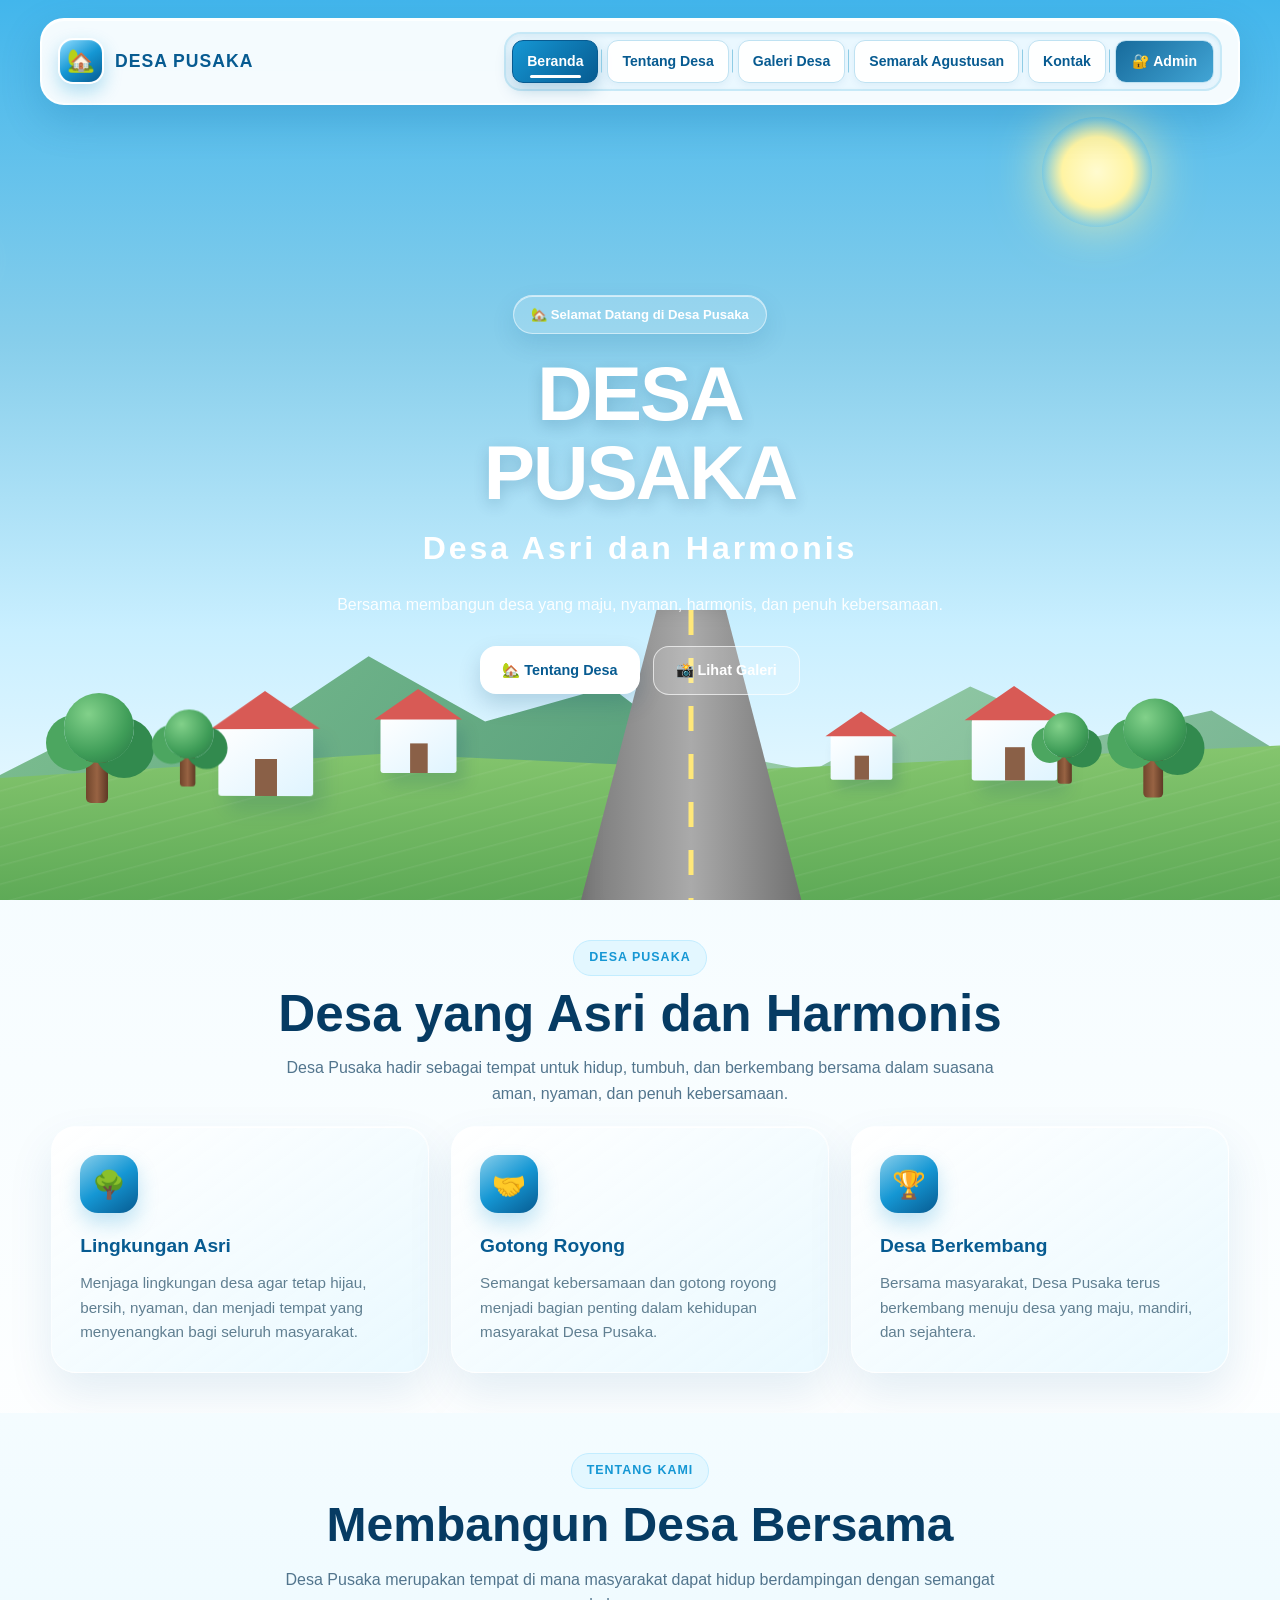
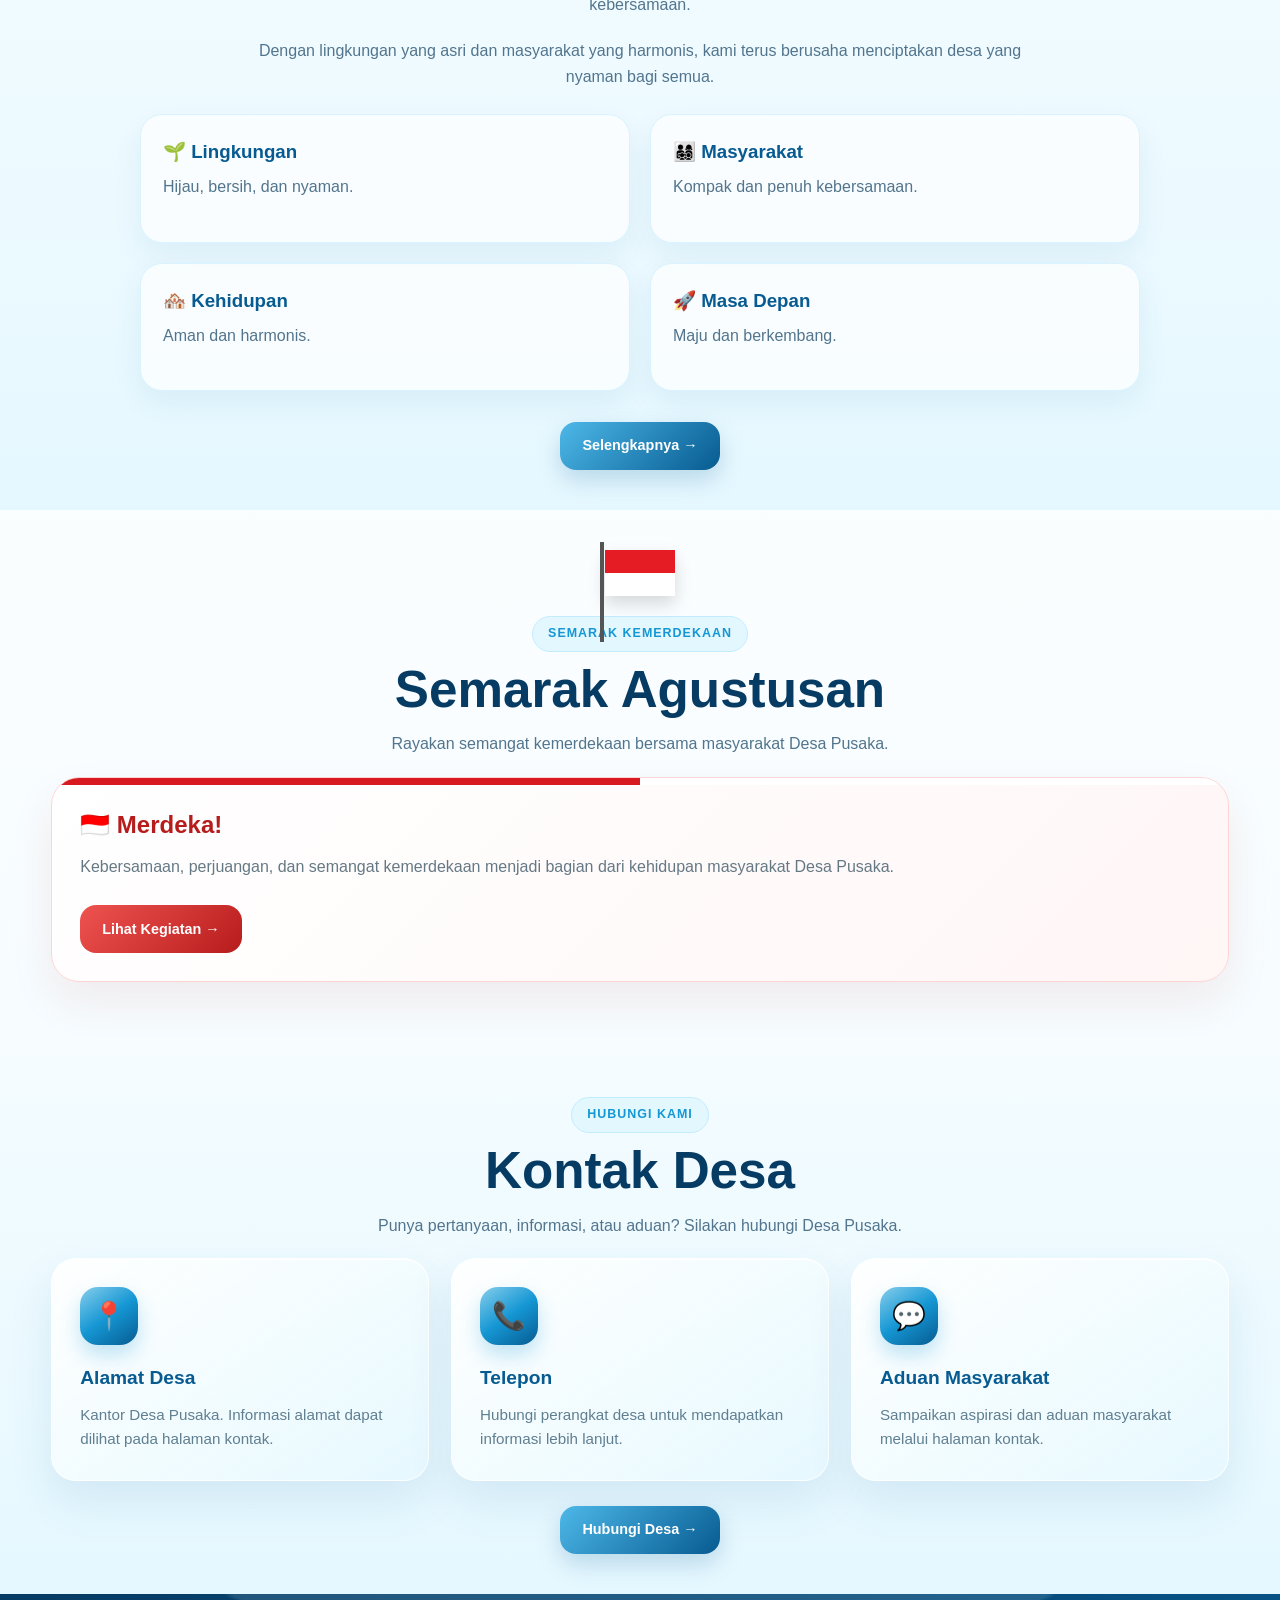
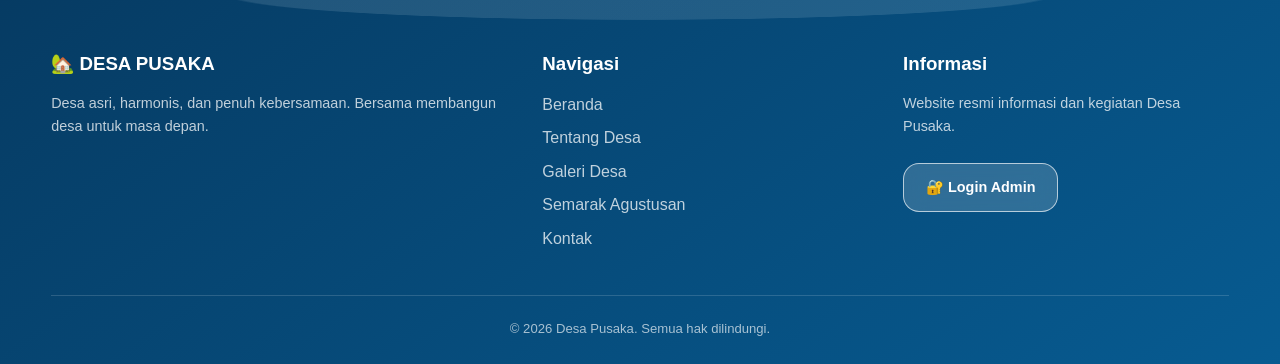
<file: index.html>
<!DOCTYPE html>
<html lang="id">

<head>

    <meta charset="UTF-8">

    <meta name="viewport"
          content="width=device-width, initial-scale=1.0">

    <title>
        Desa Pusaka - Desa Asri dan Harmonis
    </title>

    <link rel="stylesheet"
          href="style.css">

    <link rel="icon"
          type="image/jpeg"
          href="favicon.jpeg">

</head>

<body>

<!-- ================= NAVBAR ================= -->

<header class="navbar">

    <div class="nav-container">

        <a href="index.html" class="logo">

            <span class="logo-icon">
                🏡
            </span>

            <span>
                DESA PUSAKA
            </span>

        </a>


        <button
            class="menu-toggle"
            id="menuToggle"
            type="button"
            aria-label="Buka menu">

            ☰

        </button>


        <nav id="navMenu">

            <a href="index.html" class="active">
                Beranda
            </a>

            <a href="tentang.html">
                Tentang Desa
            </a>

            <a href="galeri.html">
                Galeri Desa
            </a>

            <a href="agustusan.html">
                Semarak Agustusan
            </a>

            <a href="kontak.html">
                Kontak
            </a>

            <a href="admin-login.html" class="admin-btn">
                🔐 Admin
            </a>

        </nav>

    </div>

</header>


<!-- ================= HERO ================= -->

<section class="hero">

    <!-- LANGIT -->

    <div class="sky">

        <div class="sun"></div>

        <div class="cloud cloud-1"></div>
        <div class="cloud cloud-2"></div>
        <div class="cloud cloud-3"></div>
        <div class="cloud cloud-4"></div>
        <div class="cloud cloud-5"></div>

        <div class="birds birds-1"></div>
        <div class="birds birds-2"></div>
        <div class="birds birds-3"></div>

    </div>


    <!-- ================= ISI HERO ================= -->

    <div class="hero-content">

        <div class="hero-badge">
            🏡 Selamat Datang di Desa Pusaka
        </div>

        <h1>
            DESA
            <span>PUSAKA</span>
        </h1>

        <div class="hero-subtitle">
            Desa Asri dan Harmonis
        </div>

        <p class="hero-description">
            Bersama membangun desa yang maju, nyaman,
            harmonis, dan penuh kebersamaan.
        </p>

        <div class="hero-buttons">

            <a href="tentang.html"
               class="btn btn-primary">

                🏡 Tentang Desa

            </a>

            <a href="galeri.html"
               class="btn btn-secondary">

                📸 Lihat Galeri

            </a>

        </div>

    </div>


    <!-- ================= DESA ================= -->

    <div class="village">

        <!-- PEGUNUNGAN -->

        <div class="mountain"></div>

        <div class="mountain mountain-2"></div>


        <!-- SAWAH / LAPANGAN -->

        <div class="field"></div>


        <!-- JALAN -->

        <div class="road"></div>


        <!-- RUMAH -->

        <div class="house house-1"></div>

        <div class="house house-2"></div>

        <div class="house house-3"></div>

        <div class="house house-4"></div>


        <!-- POHON -->

        <div class="tree tree-1"></div>

        <div class="tree tree-2"></div>

        <div class="tree tree-3"></div>

        <div class="tree tree-4"></div>

    </div>

</section>


<!-- ================= SAMBUTAN ================= -->

<section class="section reveal">

    <div class="container">

        <div class="section-header">

            <div class="section-label">
                DESA PUSAKA
            </div>

            <h2 class="section-title">
                Desa yang Asri dan Harmonis
            </h2>

            <p class="section-description">

                Desa Pusaka hadir sebagai tempat untuk
                hidup, tumbuh, dan berkembang bersama
                dalam suasana aman, nyaman, dan penuh
                kebersamaan.

            </p>

        </div>


        <div class="cards">

            <div class="card">

                <div class="card-icon">
                    🌳
                </div>

                <h3>
                    Lingkungan Asri
                </h3>

                <p>

                    Menjaga lingkungan desa agar tetap
                    hijau, bersih, nyaman, dan menjadi
                    tempat yang menyenangkan bagi seluruh
                    masyarakat.

                </p>

            </div>


            <div class="card">

                <div class="card-icon">
                    🤝
                </div>

                <h3>
                    Gotong Royong
                </h3>

                <p>

                    Semangat kebersamaan dan gotong royong
                    menjadi bagian penting dalam kehidupan
                    masyarakat Desa Pusaka.

                </p>

            </div>


            <div class="card">

                <div class="card-icon">
                    🏆
                </div>

                <h3>
                    Desa Berkembang
                </h3>

                <p>

                    Bersama masyarakat, Desa Pusaka terus
                    berkembang menuju desa yang maju,
                    mandiri, dan sejahtera.

                </p>

            </div>

        </div>

    </div>

</section>


<!-- ================= INFORMASI DESA ================= -->

<section class="section feature-section reveal">

    <div class="container">

        <!--
            GAMBAR DESA DIHAPUS.
            BAGIAN INFORMASI SEKARANG SATU KOLOM.
        -->

        <div class="feature-grid feature-grid-no-image">

            <div class="feature-content">

                <div class="section-label">
                    TENTANG KAMI
                </div>

                <h2 class="section-title">
                    Membangun Desa Bersama
                </h2>

                <p>

                    Desa Pusaka merupakan tempat di mana
                    masyarakat dapat hidup berdampingan
                    dengan semangat kebersamaan.

                </p>

                <p>

                    Dengan lingkungan yang asri dan
                    masyarakat yang harmonis, kami terus
                    berusaha menciptakan desa yang nyaman
                    bagi semua.

                </p>


                <!-- ================= INFO ================= -->

                <div class="info-grid">

                    <div class="info-item">

                        <h3>
                            🌱 Lingkungan
                        </h3>

                        <p>
                            Hijau, bersih, dan nyaman.
                        </p>

                    </div>


                    <div class="info-item">

                        <h3>
                            👨‍👩‍👧‍👦 Masyarakat
                        </h3>

                        <p>
                            Kompak dan penuh kebersamaan.
                        </p>

                    </div>


                    <div class="info-item">

                        <h3>
                            🏘️ Kehidupan
                        </h3>

                        <p>
                            Aman dan harmonis.
                        </p>

                    </div>


                    <div class="info-item">

                        <h3>
                            🚀 Masa Depan
                        </h3>

                        <p>
                            Maju dan berkembang.
                        </p>

                    </div>

                </div>


                <br>


                <a href="tentang.html"
                   class="btn btn-blue">

                    Selengkapnya →

                </a>

            </div>

        </div>

    </div>

</section>


<!-- ================= AGUSTUSAN ================= -->

<section class="section reveal">

    <div class="container">

        <div class="section-header">

            <div class="flag">

                <div class="flag-pole"></div>

            </div>


            <div class="section-label">
                SEMARAK KEMERDEKAAN
            </div>


            <h2 class="section-title">
                Semarak Agustusan
            </h2>


            <p class="section-description">

                Rayakan semangat kemerdekaan bersama
                masyarakat Desa Pusaka.

            </p>

        </div>


        <div class="agustus-banner">

            <h2>
                🇮🇩 Merdeka!
            </h2>

            <p>

                Kebersamaan, perjuangan, dan semangat
                kemerdekaan menjadi bagian dari kehidupan
                masyarakat Desa Pusaka.

            </p>


            <br>


            <a href="agustusan.html"
               class="btn btn-red">

                Lihat Kegiatan →

            </a>

        </div>

    </div>

</section>


<!-- ================= KONTAK ================= -->

<section class="section feature-section reveal">

    <div class="container">

        <div class="section-header">

            <div class="section-label">
                HUBUNGI KAMI
            </div>

            <h2 class="section-title">
                Kontak Desa
            </h2>

            <p class="section-description">

                Punya pertanyaan, informasi, atau aduan?
                Silakan hubungi Desa Pusaka.

            </p>

        </div>


        <div class="cards">

            <div class="card">

                <div class="card-icon">
                    📍
                </div>

                <h3>
                    Alamat Desa
                </h3>

                <p>

                    Kantor Desa Pusaka.
                    Informasi alamat dapat dilihat
                    pada halaman kontak.

                </p>

            </div>


            <div class="card">

                <div class="card-icon">
                    📞
                </div>

                <h3>
                    Telepon
                </h3>

                <p>

                    Hubungi perangkat desa untuk
                    mendapatkan informasi lebih lanjut.

                </p>

            </div>


            <div class="card">

                <div class="card-icon">
                    💬
                </div>

                <h3>
                    Aduan Masyarakat
                </h3>

                <p>

                    Sampaikan aspirasi dan aduan
                    masyarakat melalui halaman kontak.

                </p>

            </div>

        </div>


        <div style="text-align:center; margin-top:25px;">

            <a href="kontak.html"
               class="btn btn-blue">

                Hubungi Desa →

            </a>

        </div>

    </div>

</section>


<!-- ================= FOOTER ================= -->

<footer class="footer">

    <div class="container">

        <div class="footer-grid">


            <div>

                <h3>
                    🏡 DESA PUSAKA
                </h3>

                <p>

                    Desa asri, harmonis, dan penuh
                    kebersamaan. Bersama membangun
                    desa untuk masa depan.

                </p>

            </div>


            <div>

                <h3>
                    Navigasi
                </h3>


                <ul class="footer-links">

                    <li>
                        <a href="index.html">
                            Beranda
                        </a>
                    </li>

                    <li>
                        <a href="tentang.html">
                            Tentang Desa
                        </a>
                    </li>

                    <li>
                        <a href="galeri.html">
                            Galeri Desa
                        </a>
                    </li>

                    <li>
                        <a href="agustusan.html">
                            Semarak Agustusan
                        </a>
                    </li>

                    <li>
                        <a href="kontak.html">
                            Kontak
                        </a>
                    </li>

                </ul>

            </div>


            <div>

                <h3>
                    Informasi
                </h3>

                <p>

                    Website resmi informasi
                    dan kegiatan Desa Pusaka.

                </p>


                <br>


                <a href="admin-login.html"
                   class="btn btn-secondary">

                    🔐 Login Admin

                </a>

            </div>

        </div>


        <div class="footer-bottom">

            © 2026 Desa Pusaka.
            Semua hak dilindungi.

        </div>

    </div>

</footer>


<!-- ================= JAVASCRIPT ================= -->

<script src="script.js"></script>

</body>

</html>
</file>
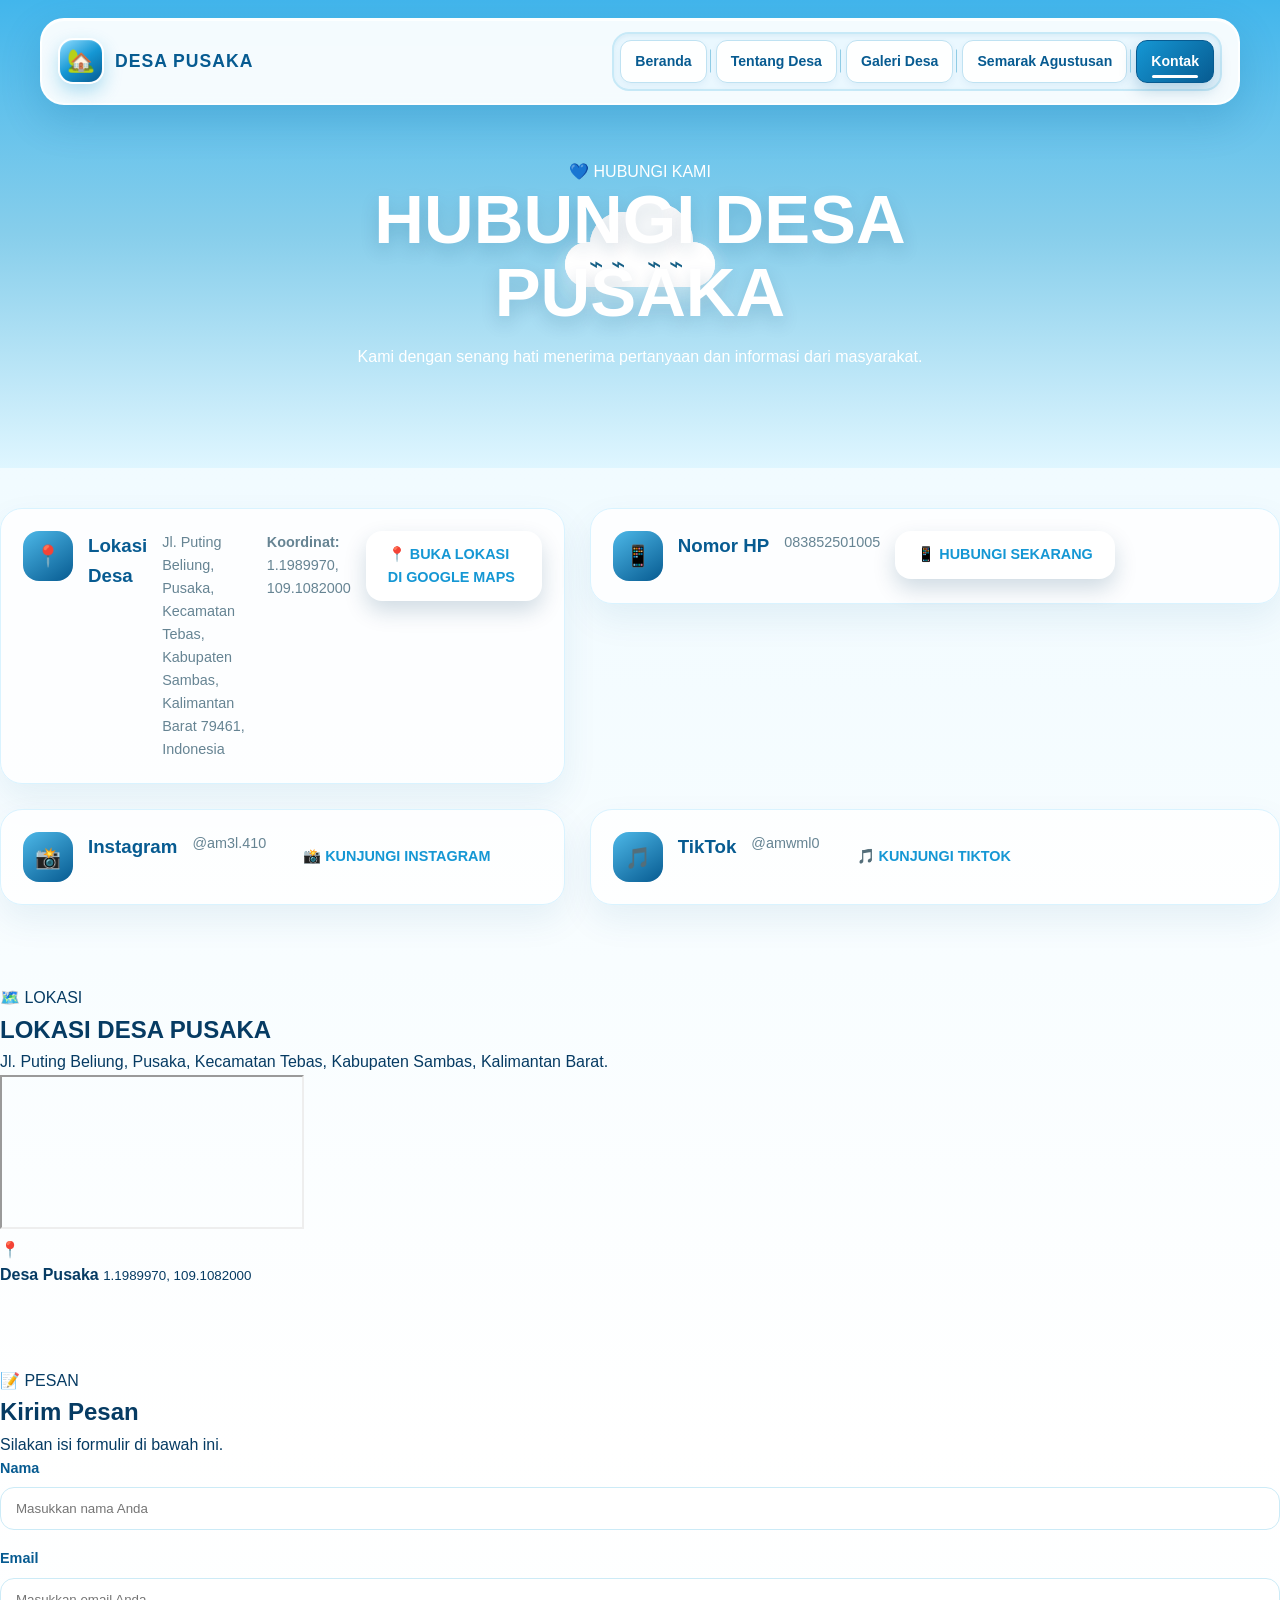
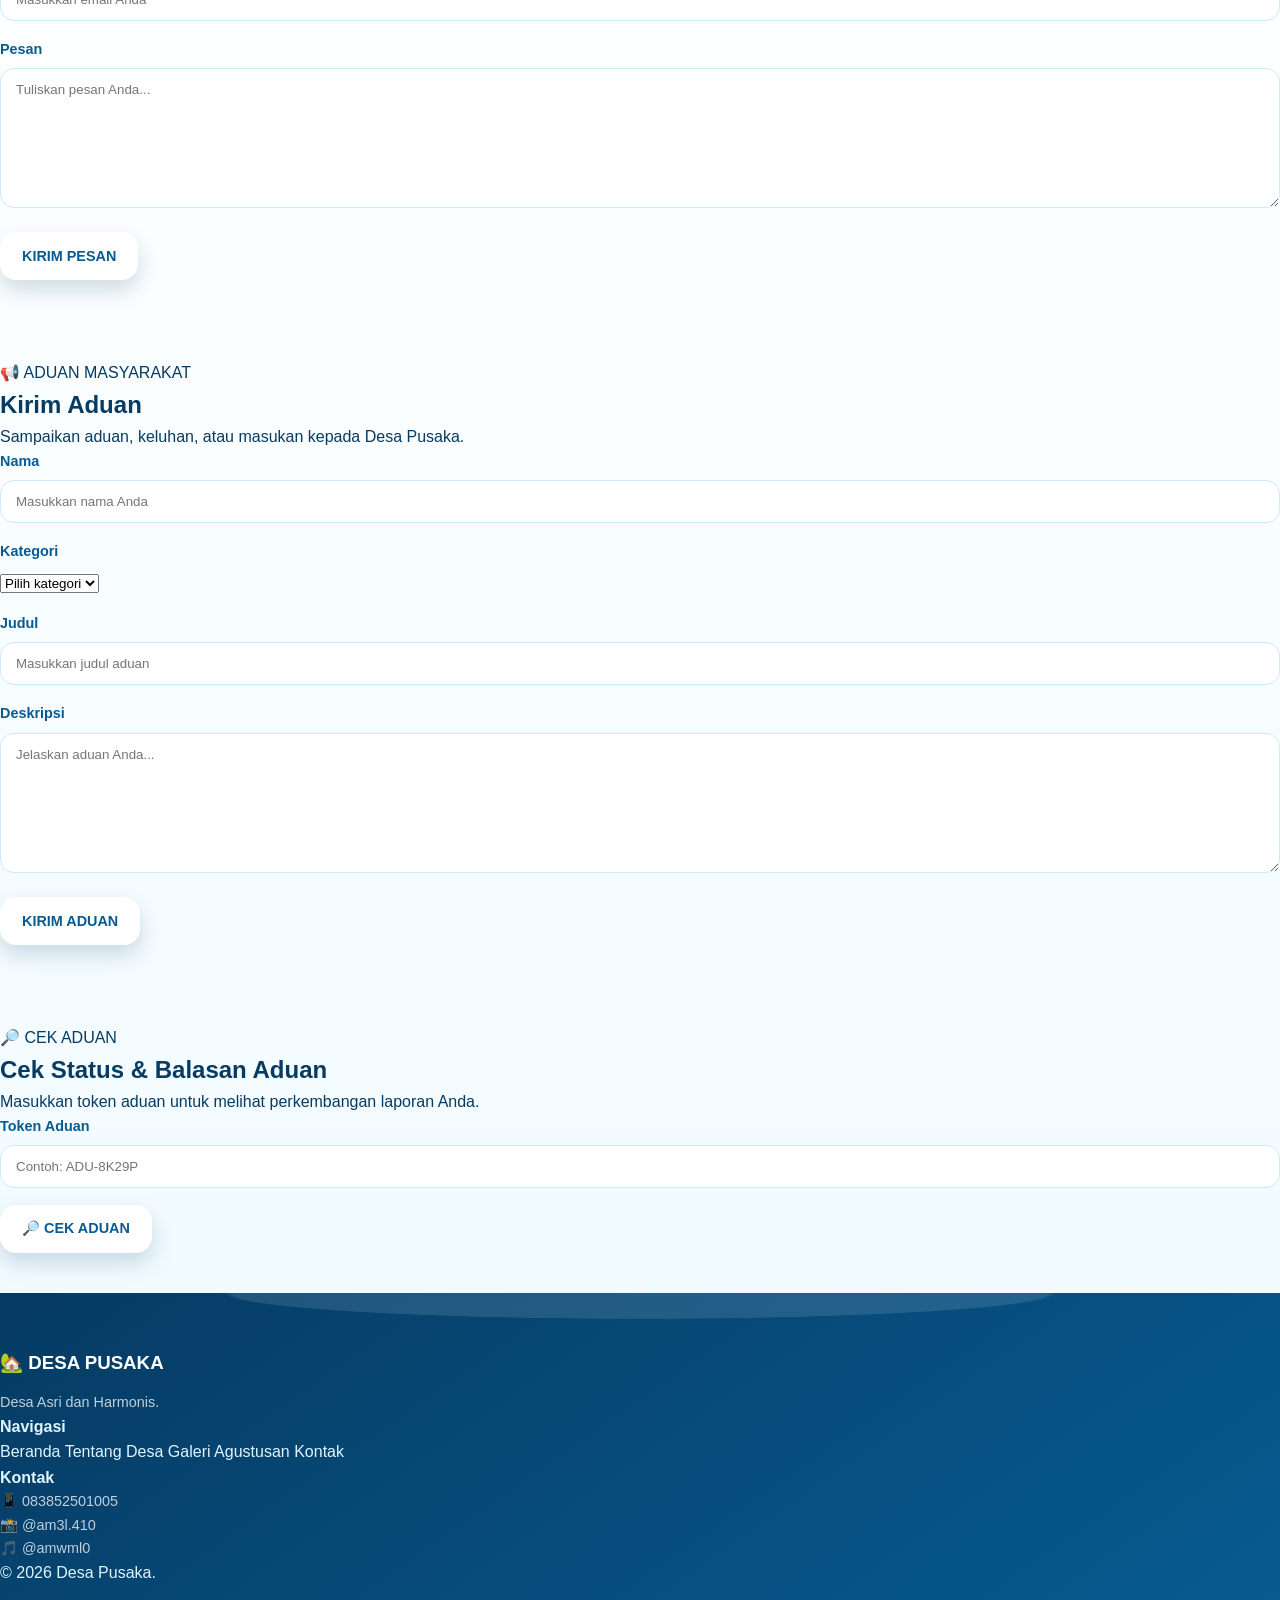
<file: kontak.html>
<!DOCTYPE html>
<html lang="id">

<head>

    <meta charset="UTF-8">

    <meta name="viewport"
          content="width=device-width, initial-scale=1.0">

    <title>Kontak Desa Pusaka</title>

    <!-- FAVICON -->
    <link rel="icon" type="image/jpeg" href="favicon.jpeg">

    <link rel="stylesheet" href="style.css">

</head>

<body>

<header class="navbar">

    <div class="nav-container">

        <a href="index.html" class="logo">
            <span class="logo-icon">🏡</span>
            <span>DESA PUSAKA</span>
        </a>

        <button class="menu-toggle" id="menuToggle">
            ☰
        </button>

        <nav id="navMenu">

            <a href="index.html">
                Beranda
            </a>

            <a href="tentang.html">
                Tentang Desa
            </a>

            <a href="galeri.html">
                Galeri Desa
            </a>

            <a href="agustusan.html">
                Semarak Agustusan
            </a>

            <a href="kontak.html" class="active">
                Kontak
            </a>

        </nav>

    </div>

</header>

<section class="page-hero contact-hero">

    <div class="cloud cloud1"></div>
    <div class="cloud cloud2"></div>
    <div class="cloud cloud3"></div>

    <div class="birds birds1">
        ⌁⌁
    </div>

    <div class="page-hero-content">

        <span>💙 HUBUNGI KAMI</span>

        <h1>
            HUBUNGI DESA PUSAKA
        </h1>

        <p>
            Kami dengan senang hati menerima
            pertanyaan dan informasi dari masyarakat.
        </p>

    </div>

</section>

<!-- INFORMASI KONTAK -->
<section class="section">

    <div class="contact-grid">

        <!-- ALAMAT -->
        <article class="contact-card reveal">

            <div class="contact-icon">
                📍
            </div>

            <h3>
                Lokasi Desa
            </h3>

            <p>
                Jl. Puting Beliung, Pusaka,<br>
                Kecamatan Tebas,<br>
                Kabupaten Sambas,<br>
                Kalimantan Barat 79461,<br>
                Indonesia
            </p>

            <p class="coordinate">
                <strong>Koordinat:</strong><br>
                1.1989970, 109.1082000
            </p>

            <a
                href="https://www.google.com/maps/search/?api=1&query=1.1989970,109.1082000"
                target="_blank"
                rel="noopener"
                class="btn btn-primary">

                📍 BUKA LOKASI DI GOOGLE MAPS

            </a>

        </article>

        <!-- TELEPON -->
        <article class="contact-card reveal">

            <div class="contact-icon">
                📱
            </div>

            <h3>
                Nomor HP
            </h3>

            <p class="contact-number">
                083852501005
            </p>

            <a
                href="tel:083852501005"
                class="btn btn-primary">

                📱 HUBUNGI SEKARANG

            </a>

        </article>

        <!-- INSTAGRAM -->
        <article class="contact-card reveal">

            <div class="contact-icon">
                📸
            </div>

            <h3>
                Instagram
            </h3>

            <p class="social-username">
                @am3l.410
            </p>

            <a
                href="https://instagram.com/am3l.410"
                target="_blank"
                rel="noopener"
                class="btn btn-instagram">

                📸 KUNJUNGI INSTAGRAM

            </a>

        </article>

        <!-- TIKTOK -->
        <article class="contact-card reveal">

            <div class="contact-icon">
                🎵
            </div>

            <h3>
                TikTok
            </h3>

            <p class="social-username">
                @amwml0
            </p>

            <a
                href="https://www.tiktok.com/@amwml0"
                target="_blank"
                rel="noopener"
                class="btn btn-dark">

                🎵 KUNJUNGI TIKTOK

            </a>

        </article>

    </div>

</section>

<!-- MAP -->
<section class="section blue-section">

    <div class="section-heading reveal">

        <span>🗺️ LOKASI</span>

        <h2>
            LOKASI DESA PUSAKA
        </h2>

        <p>
            Jl. Puting Beliung, Pusaka,
            Kecamatan Tebas, Kabupaten Sambas,
            Kalimantan Barat.
        </p>

    </div>

    <div class="map-container reveal">

        <iframe
            src="https://www.google.com/maps?q=1.1989970,109.1082000&z=15&output=embed"
            loading="lazy"
            referrerpolicy="no-referrer-when-downgrade">
        </iframe>

        <div class="map-marker">

            <span>📍</span>

            <div>
                <strong>Desa Pusaka</strong>
                <small>
                    1.1989970, 109.1082000
                </small>
            </div>

        </div>

    </div>

</section>

<!-- FORM PESAN -->
<section class="section">

    <div class="contact-form-wrapper reveal">

        <div class="section-heading">

            <span>📝 PESAN</span>

            <h2>
                Kirim Pesan
            </h2>

            <p>
                Silakan isi formulir di bawah ini.
            </p>

        </div>

        <form id="contactForm">

            <div class="form-group">

                <label for="nama">
                    Nama
                </label>

                <input
                    type="text"
                    id="nama"
                    name="nama"
                    placeholder="Masukkan nama Anda"
                    required>

            </div>

            <div class="form-group">

                <label for="email">
                    Email
                </label>

                <input
                    type="email"
                    id="email"
                    name="email"
                    placeholder="Masukkan email Anda"
                    required>

            </div>

            <div class="form-group">

                <label for="pesan">
                    Pesan
                </label>

                <textarea
                    id="pesan"
                    name="pesan"
                    rows="6"
                    placeholder="Tuliskan pesan Anda..."
                    required></textarea>

            </div>

            <button
                type="submit"
                class="btn btn-primary submit-button">

                KIRIM PESAN

            </button>

        </form>

    </div>

</section>

<!-- FORM ADUAN -->
<section class="section">

    <div class="contact-form-wrapper reveal">

        <div class="section-heading">

            <span>📢 ADUAN MASYARAKAT</span>

            <h2>
                Kirim Aduan
            </h2>

            <p>
                Sampaikan aduan, keluhan, atau masukan
                kepada Desa Pusaka.
            </p>

        </div>

        <form id="aduanForm">

            <div class="form-group">

                <label for="aduanNama">
                    Nama
                </label>

                <input
                    type="text"
                    id="aduanNama"
                    name="nama"
                    placeholder="Masukkan nama Anda"
                    required>

            </div>

            <div class="form-group">

                <label for="aduanKategori">
                    Kategori
                </label>

                <select
                    id="aduanKategori"
                    name="kategori"
                    required>

                    <option value="">
                        Pilih kategori
                    </option>

                    <option value="Infrastruktur">
                        Infrastruktur
                    </option>

                    <option value="Kebersihan">
                        Kebersihan
                    </option>

                    <option value="Pelayanan">
                        Pelayanan
                    </option>

                    <option value="Lingkungan">
                        Lingkungan
                    </option>

                    <option value="Lainnya">
                        Lainnya
                    </option>

                </select>

            </div>

            <div class="form-group">

                <label for="aduanJudul">
                    Judul
                </label>

                <input
                    type="text"
                    id="aduanJudul"
                    name="judul"
                    placeholder="Masukkan judul aduan"
                    required>

            </div>

            <div class="form-group">

                <label for="aduanDeskripsi">
                    Deskripsi
                </label>

                <textarea
                    id="aduanDeskripsi"
                    name="deskripsi"
                    rows="6"
                    placeholder="Jelaskan aduan Anda..."
                    required></textarea>

            </div>

            <button
                type="submit"
                id="aduanSubmit"
                class="btn btn-primary submit-button">

                KIRIM ADUAN

            </button>

        </form>

        <div id="tokenHasil" style="display:none; margin-top:22px; padding:20px; border-radius:18px; background:linear-gradient(135deg,#e9f8ff,#f5fbff); border:1px solid #bfe7f7; text-align:center;">
            <div style="font-size:14px; color:#527080; margin-bottom:8px;">🔑 Token Aduan Anda</div>
            <div id="tokenValue" style="font-size:25px; font-weight:800; letter-spacing:2px; color:#176b9c; margin-bottom:10px;"></div>
            <p style="font-size:13px; color:#657983; margin-bottom:12px;">Simpan token ini untuk mengecek balasan aduan Anda.</p>
            <button type="button" id="copyToken" class="btn btn-primary">📋 Salin Token</button>
        </div>

    </div>

</section>

<!-- CEK ADUAN -->
<section class="section" id="cekAduan">
    <div class="contact-form-wrapper reveal">
        <div class="section-heading">
            <span>🔎 CEK ADUAN</span>
            <h2>Cek Status & Balasan Aduan</h2>
            <p>Masukkan token aduan untuk melihat perkembangan laporan Anda.</p>
        </div>

        <form id="cekAduanForm">
            <div class="form-group">
                <label for="tokenCek">Token Aduan</label>
                <input type="text" id="tokenCek" placeholder="Contoh: ADU-8K29P" autocomplete="off" required>
            </div>
            <button type="submit" id="cekAduanButton" class="btn btn-primary submit-button">🔎 CEK ADUAN</button>
        </form>

        <div id="hasilCekAduan" style="display:none; margin-top:22px;"></div>
    </div>
</section>

<footer class="footer">

    <div class="footer-content">

        <div>
            <h3>🏡 DESA PUSAKA</h3>
            <p>Desa Asri dan Harmonis.</p>
        </div>

        <div>

            <h4>Navigasi</h4>

            <a href="index.html">Beranda</a>
            <a href="tentang.html">Tentang Desa</a>
            <a href="galeri.html">Galeri</a>
            <a href="agustusan.html">Agustusan</a>
            <a href="kontak.html">Kontak</a>

        </div>

        <div>

            <h4>Kontak</h4>

            <p>📱 083852501005</p>

            <p>
                📸 @am3l.410
            </p>

            <p>
                🎵 @amwml0
            </p>

        </div>

    </div>

    <div class="copyright">
        © 2026 Desa Pusaka.
    </div>

</footer>

<script src="script.js"></script>

</body>
</html>
</file>
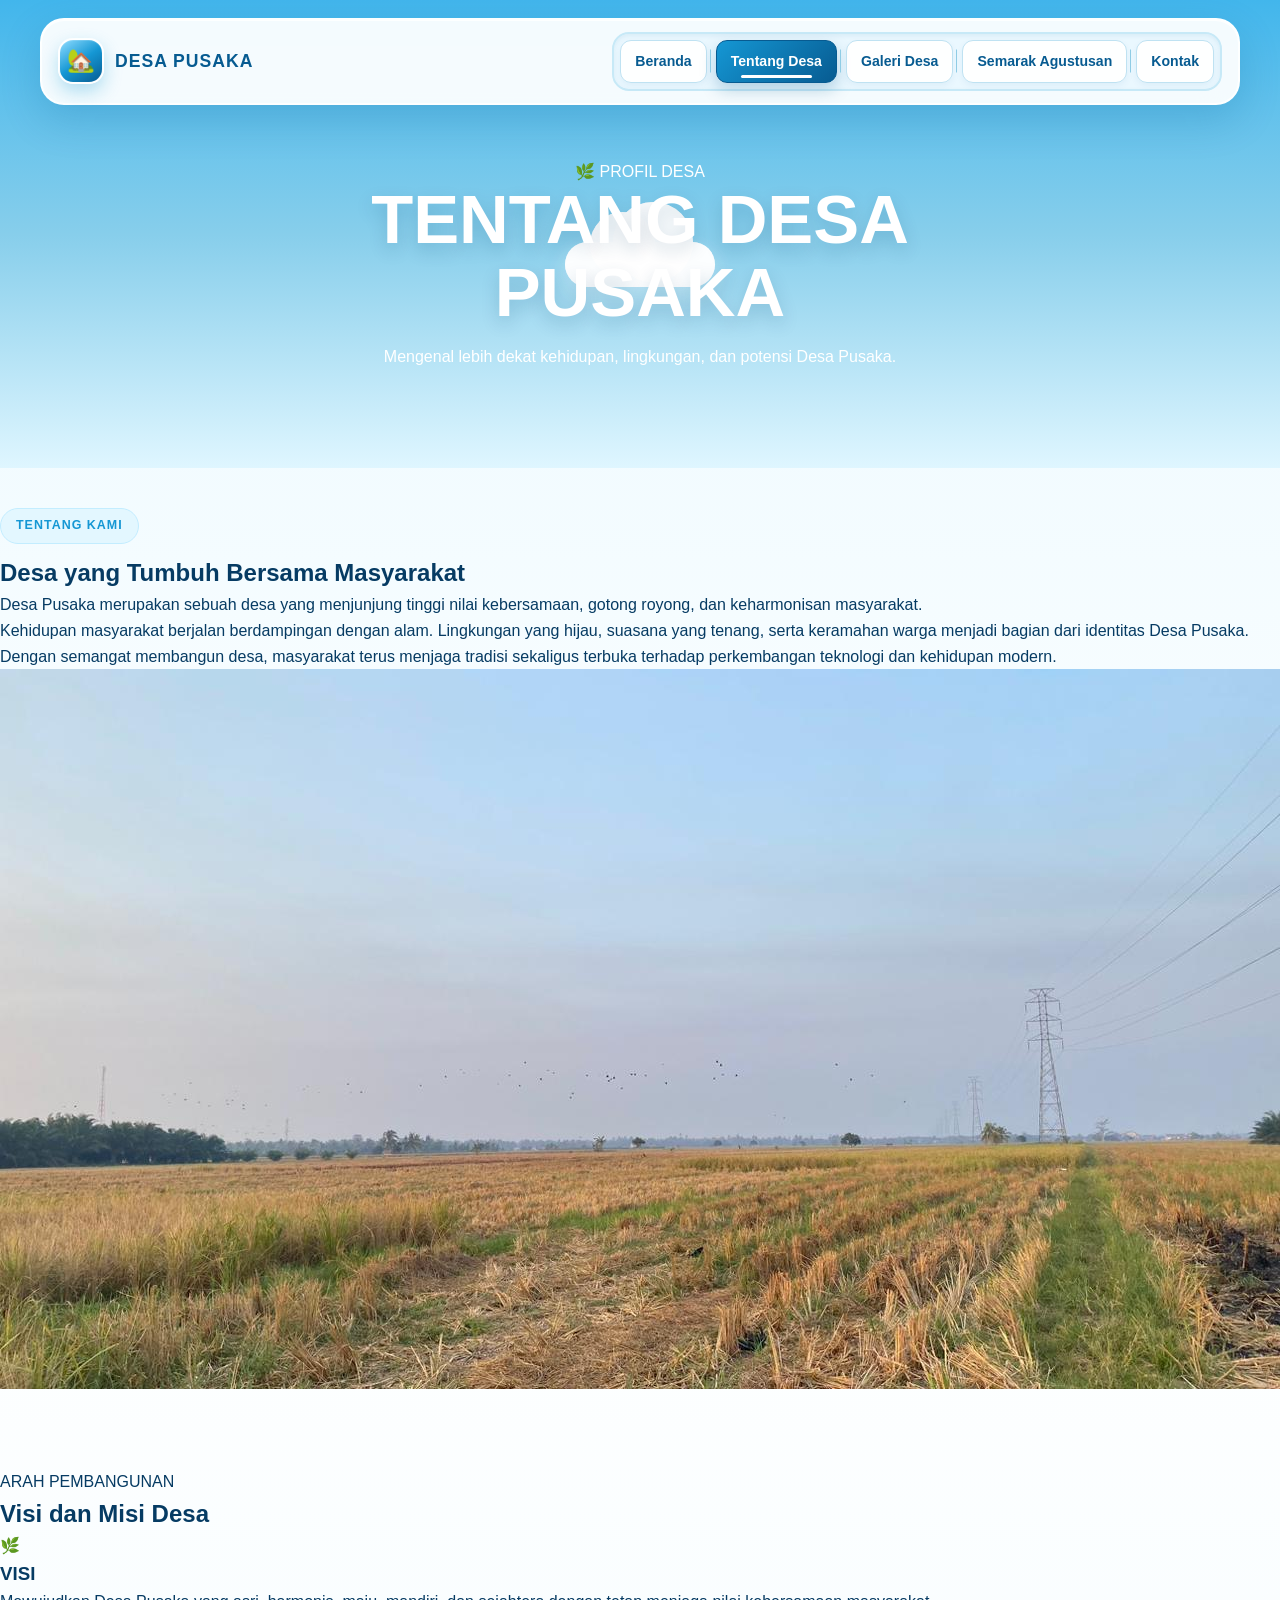
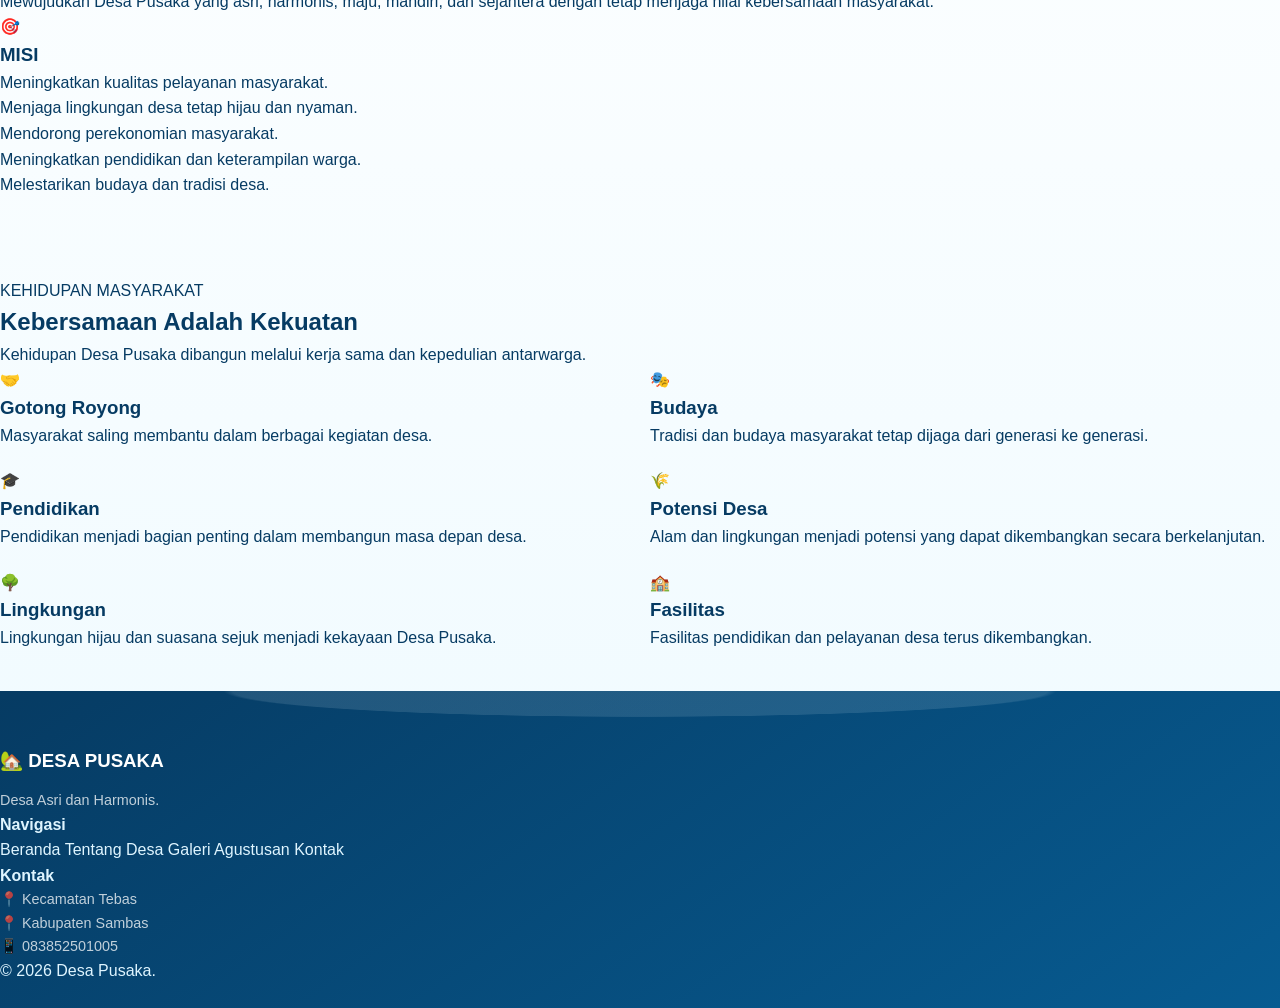
<file: tentang.html>
<!DOCTYPE html>
<html lang="id">
<head>

    <meta charset="UTF-8">

    <meta name="viewport"
          content="width=device-width, initial-scale=1.0">

    <title>Tentang Desa Pusaka</title>

    <!-- FAVICON -->
    <link rel="icon" href="favicon.jpeg?v=2">

    <link rel="stylesheet" href="style.css">

</head>

<body>


<!-- NAVBAR -->
<header class="navbar">

    <div class="nav-container">

        <a href="index.html" class="logo">
            <span class="logo-icon">🏡</span>
            <span>DESA PUSAKA</span>
        </a>

        <button class="menu-toggle" id="menuToggle">
            ☰
        </button>

        <nav id="navMenu">

            <a href="index.html">Beranda</a>

            <a href="tentang.html" class="active">
                Tentang Desa
            </a>

            <a href="galeri.html">
                Galeri Desa
            </a>

            <a href="agustusan.html">
                Semarak Agustusan
            </a>

            <a href="kontak.html">
                Kontak
            </a>

        </nav>

    </div>

</header>


<!-- PAGE HERO -->
<section class="page-hero">

    <div class="cloud cloud1"></div>
    <div class="cloud cloud2"></div>

    <div class="page-hero-content">

        <span>🌿 PROFIL DESA</span>

        <h1>
            TENTANG DESA PUSAKA
        </h1>

        <p>
            Mengenal lebih dekat kehidupan,
            lingkungan, dan potensi Desa Pusaka.
        </p>

    </div>

</section>


<!-- SEJARAH -->
<section class="section">

    <div class="two-column">

        <div class="text-content reveal">

            <span class="section-label">
                TENTANG KAMI
            </span>

            <h2>
                Desa yang Tumbuh Bersama Masyarakat
            </h2>

            <p>
                Desa Pusaka merupakan sebuah desa yang
                menjunjung tinggi nilai kebersamaan,
                gotong royong, dan keharmonisan masyarakat.
            </p>

            <p>
                Kehidupan masyarakat berjalan berdampingan
                dengan alam. Lingkungan yang hijau,
                suasana yang tenang, serta keramahan warga
                menjadi bagian dari identitas Desa Pusaka.
            </p>

            <p>
                Dengan semangat membangun desa,
                masyarakat terus menjaga tradisi sekaligus
                terbuka terhadap perkembangan teknologi
                dan kehidupan modern.
            </p>

        </div>


        <div class="about-image reveal">

            <img src="kampung.jpg.jpeg"
                 alt="Desa Pusaka">

        </div>

    </div>

</section>


<!-- VISI MISI -->
<section class="section blue-section">

    <div class="section-heading reveal">

        <span>ARAH PEMBANGUNAN</span>

        <h2>
            Visi dan Misi Desa
        </h2>

    </div>


    <div class="vision-grid">

        <article class="glass-card reveal">

            <div class="big-icon">🌿</div>

            <h3>VISI</h3>

            <p>
                Mewujudkan Desa Pusaka yang asri,
                harmonis, maju, mandiri, dan
                sejahtera dengan tetap menjaga
                nilai kebersamaan masyarakat.
            </p>

        </article>


        <article class="glass-card reveal">

            <div class="big-icon">🎯</div>

            <h3>MISI</h3>

            <ul class="check-list">

                <li>
                    Meningkatkan kualitas pelayanan
                    masyarakat.
                </li>

                <li>
                    Menjaga lingkungan desa tetap
                    hijau dan nyaman.
                </li>

                <li>
                    Mendorong perekonomian masyarakat.
                </li>

                <li>
                    Meningkatkan pendidikan dan
                    keterampilan warga.
                </li>

                <li>
                    Melestarikan budaya dan tradisi desa.
                </li>

            </ul>

        </article>

    </div>

</section>


<!-- KEHIDUPAN -->
<section class="section">

    <div class="section-heading reveal">

        <span>KEHIDUPAN MASYARAKAT</span>

        <h2>
            Kebersamaan Adalah Kekuatan
        </h2>

        <p>
            Kehidupan Desa Pusaka dibangun melalui
            kerja sama dan kepedulian antarwarga.
        </p>

    </div>


    <div class="info-grid">

        <article class="info-card reveal">

            <span>🤝</span>

            <h3>Gotong Royong</h3>

            <p>
                Masyarakat saling membantu dalam
                berbagai kegiatan desa.
            </p>

        </article>


        <article class="info-card reveal">

            <span>🎭</span>

            <h3>Budaya</h3>

            <p>
                Tradisi dan budaya masyarakat
                tetap dijaga dari generasi ke generasi.
            </p>

        </article>


        <article class="info-card reveal">

            <span>🎓</span>

            <h3>Pendidikan</h3>

            <p>
                Pendidikan menjadi bagian penting
                dalam membangun masa depan desa.
            </p>

        </article>


        <article class="info-card reveal">

            <span>🌾</span>

            <h3>Potensi Desa</h3>

            <p>
                Alam dan lingkungan menjadi potensi
                yang dapat dikembangkan secara berkelanjutan.
            </p>

        </article>


        <article class="info-card reveal">

            <span>🌳</span>

            <h3>Lingkungan</h3>

            <p>
                Lingkungan hijau dan suasana sejuk
                menjadi kekayaan Desa Pusaka.
            </p>

        </article>


        <article class="info-card reveal">

            <span>🏫</span>

            <h3>Fasilitas</h3>

            <p>
                Fasilitas pendidikan dan pelayanan
                desa terus dikembangkan.
            </p>

        </article>

    </div>

</section>


<!-- FOOTER -->
<footer class="footer">

    <div class="footer-content">

        <div>
            <h3>🏡 DESA PUSAKA</h3>
            <p>Desa Asri dan Harmonis.</p>
        </div>

        <div>
            <h4>Navigasi</h4>
            <a href="index.html">Beranda</a>
            <a href="tentang.html">Tentang Desa</a>
            <a href="galeri.html">Galeri</a>
            <a href="agustusan.html">Agustusan</a>
            <a href="kontak.html">Kontak</a>
        </div>

        <div>
            <h4>Kontak</h4>
            <p>📍 Kecamatan Tebas</p>
            <p>📍 Kabupaten Sambas</p>
            <p>📱 083852501005</p>
        </div>

    </div>

    <div class="copyright">
        © 2026 Desa Pusaka.
    </div>

</footer>


<script src="script.js"></script>

</body>
</html>
</file>
<file: style.css>
/* =========================================================
   DESA PUSAKA
   TEMA: 3D BLUE VILLAGE
   File: style.css
   ========================================================= */

/* =========================
   RESET & GLOBAL
   ========================= */

* {
    margin: 0;
    padding: 0;
    box-sizing: border-box;
}

html {
    scroll-behavior: smooth;
}

body {
    font-family: "Segoe UI", Arial, Helvetica, sans-serif;
    color: #063b63;
    background: linear-gradient(
        180deg,
        #eaf9ff 0%,
        #ffffff 45%,
        #eefaff 100%
    );
    overflow-x: hidden;
    line-height: 1.6;
}

img,
video {
    max-width: 100%;
    display: block;
}

a {
    text-decoration: none;
    color: inherit;
}

button,
input,
textarea {
    font-family: inherit;
}

button {
    cursor: pointer;
}

.container {
    width: min(1180px, 92%);
    margin: 0 auto;
}

section {
    position: relative;
}

::selection {
    background: #1597d4;
    color: #ffffff;
}

/* =========================
   SCROLLBAR
   ========================= */

::-webkit-scrollbar {
    width: 10px;
}

::-webkit-scrollbar-track {
    background: #dff5ff;
}

::-webkit-scrollbar-thumb {
    background: linear-gradient(
        180deg,
        #4db8e8,
        #075b91
    );
    border-radius: 20px;
}

::-webkit-scrollbar-thumb:hover {
    background: #063b63;
}

/* =========================
   NAVBAR
   ========================= */

.navbar {
    position: fixed;
    top: 15px;
    left: 50%;
    transform: translateX(-50%);
    width: min(1160px, 94%);
    z-index: 1000;

    display: flex;
    align-items: center;
    justify-content: space-between;

    padding: 12px 18px;

    background: rgba(255, 255, 255, 0.78);
    border: 1px solid rgba(255, 255, 255, 0.65);
    backdrop-filter: blur(18px);
    -webkit-backdrop-filter: blur(18px);

    border-radius: 22px;

    box-shadow:
        0 15px 40px rgba(7, 91, 145, 0.15),
        inset 0 1px 0 rgba(255, 255, 255, 0.8);

    transition: 0.3s ease;
}

.navbar.scrolled {
    top: 8px;
    background: rgba(255, 255, 255, 0.92);
    box-shadow:
        0 10px 30px rgba(6, 59, 99, 0.2);
}

.logo {
    display: flex;
    align-items: center;
    gap: 10px;

    color: #075b91;
    font-size: 1.1rem;
    font-weight: 900;
    letter-spacing: 1px;
}

.logo-icon {
    width: 42px;
    height: 42px;

    display: flex;
    align-items: center;
    justify-content: center;

    border-radius: 14px;

    color: #ffffff;

    background:
        linear-gradient(
            145deg,
            #87ceeb,
            #1597d4,
            #075b91
        );

    box-shadow:
        0 8px 18px rgba(21, 151, 212, 0.3),
        inset 0 2px 4px rgba(255,255,255,0.5);

    transform: perspective(500px) rotateX(5deg);
}

.nav-menu {
    display: flex;
    align-items: center;
    gap: 5px;
    list-style: none;
}

.nav-menu a {
    position: relative;

    padding: 10px 13px;

    color: #075b91;
    font-size: 0.9rem;
    font-weight: 700;

    border-radius: 13px;

    transition:
        color 0.25s ease,
        background 0.25s ease,
        transform 0.25s ease;
}

.nav-menu a:hover {
    color: #ffffff;
    background: linear-gradient(
        135deg,
        #4db8e8,
        #075b91
    );

    transform: translateY(-2px);
}

.nav-menu a.active {
    color: #ffffff;

    background: linear-gradient(
        135deg,
        #1597d4,
        #075b91
    );

    box-shadow:
        0 7px 15px rgba(7, 91, 145, 0.2);
}

.menu-toggle {
    display: none;

    width: 42px;
    height: 42px;

    border: none;
    border-radius: 13px;

    color: #075b91;
    background: #e8f8ff;

    font-size: 1.3rem;
}

/* =========================
   HERO
   ========================= */

.hero {
    min-height: 100vh;
    position: relative;
    overflow: hidden;

    display: flex;
    align-items: center;
    justify-content: center;

    background:
        linear-gradient(
            180deg,
            #42b6ec 0%,
            #87ceeb 38%,
            #c9efff 70%,
            #f5fcff 100%
        );
}

.hero-content {
    position: relative;
    z-index: 20;

    width: min(850px, 92%);

    text-align: center;

    padding-top: 90px;

    color: #ffffff;

    animation: heroAppear 1.2s ease both;
}

.hero-badge {
    display: inline-flex;
    align-items: center;
    gap: 7px;

    padding: 8px 17px;

    margin-bottom: 20px;

    border: 1px solid rgba(255,255,255,0.5);
    border-radius: 30px;

    background: rgba(255,255,255,0.18);
    backdrop-filter: blur(12px);

    font-size: 0.82rem;
    font-weight: 700;

    box-shadow:
        inset 0 1px 0 rgba(255,255,255,0.6),
        0 10px 25px rgba(0,80,130,0.12);
}

.hero h1 {
    margin-bottom: 12px;

    font-size: clamp(2.3rem, 6vw, 5.2rem);
    line-height: 1.02;
    font-weight: 900;

    letter-spacing: -2px;

    text-shadow:
        0 5px 15px rgba(6, 59, 99, 0.2);
}

.hero h1 span {
    display: block;
    color: #ffffff;
}

.hero-subtitle {
    margin-bottom: 18px;

    font-size: clamp(1.2rem, 3vw, 2rem);
    font-weight: 800;

    letter-spacing: 3px;
}

.hero-description {
    max-width: 680px;
    margin: 0 auto 28px;

    font-size: 1rem;
    color: rgba(255,255,255,0.95);
}

/* =========================
   BUTTONS
   ========================= */

.hero-buttons,
.button-group {
    display: flex;
    justify-content: center;
    align-items: center;
    flex-wrap: wrap;
    gap: 13px;
}

.btn {
    position: relative;
    overflow: hidden;

    display: inline-flex;
    align-items: center;
    justify-content: center;
    gap: 8px;

    min-height: 48px;

    padding: 12px 22px;

    border: none;
    border-radius: 16px;

    font-weight: 800;
    font-size: 0.9rem;

    transition:
        transform 0.3s ease,
        box-shadow 0.3s ease,
        background 0.3s ease;
}

.btn::before {
    content: "";

    position: absolute;
    top: 0;
    left: -100%;

    width: 100%;
    height: 100%;

    background: linear-gradient(
        90deg,
        transparent,
        rgba(255,255,255,0.35),
        transparent
    );

    transition: 0.5s ease;
}

.btn:hover::before {
    left: 100%;
}

.btn:hover {
    transform:
        translateY(-5px)
        perspective(500px)
        rotateX(4deg);

    box-shadow:
        0 15px 28px rgba(6, 59, 99, 0.22);
}

.btn-primary {
    color: #075b91;
    background: #ffffff;

    box-shadow:
        0 10px 22px rgba(6,59,99,0.18);
}

.btn-primary:hover {
    color: #ffffff;
    background: #075b91;
}

.btn-secondary {
    color: #ffffff;

    background: rgba(255,255,255,0.17);

    border: 1px solid rgba(255,255,255,0.65);

    backdrop-filter: blur(10px);
}

.btn-secondary:hover {
    background: rgba(255,255,255,0.3);
}

.btn-blue {
    color: #ffffff;

    background:
        linear-gradient(
            135deg,
            #4db8e8,
            #075b91
        );

    box-shadow:
        0 10px 25px rgba(7,91,145,0.2);
}

.btn-red {
    color: #ffffff;

    background:
        linear-gradient(
            135deg,
            #ef5350,
            #b71c1c
        );
}

/* =========================
   SKY ELEMENTS
   ========================= */

.sky {
    position: absolute;
    inset: 0;

    pointer-events: none;
}

.sun {
    position: absolute;

    top: 13%;
    right: 10%;

    width: 110px;
    height: 110px;

    border-radius: 50%;

    background:
        radial-gradient(
            circle,
            #fffbd0 0%,
            #fff4a3 45%,
            rgba(255,244,163,0.1) 72%
        );

    box-shadow:
        0 0 50px rgba(255,244,163,0.7);

    animation: sunPulse 5s ease-in-out infinite;
}

.cloud {
    position: absolute;

    width: 150px;
    height: 45px;

    background: rgba(255,255,255,0.83);

    border-radius: 50px;

    filter: blur(0.2px);

    box-shadow:
        0 10px 25px rgba(255,255,255,0.18);
}

.cloud::before,
.cloud::after {
    content: "";

    position: absolute;

    background: inherit;

    border-radius: 50%;
}

.cloud::before {
    width: 65px;
    height: 65px;

    left: 25px;
    bottom: 10px;
}

.cloud::after {
    width: 80px;
    height: 80px;

    right: 22px;
    bottom: 5px;
}

.cloud-1 {
    top: 18%;
    left: -180px;
    animation: cloudMove 38s linear infinite;
    opacity: 0.8;
    transform: scale(1.1);
}

.cloud-2 {
    top: 34%;
    left: -220px;
    animation: cloudMove 52s linear infinite 8s;
    opacity: 0.6;
    transform: scale(0.75);
}

.cloud-3 {
    top: 9%;
    left: -250px;
    animation: cloudMove 62s linear infinite 15s;
    opacity: 0.5;
    transform: scale(0.9);
}

.cloud-4 {
    top: 48%;
    left: -200px;
    animation: cloudMove 46s linear infinite 4s;
    opacity: 0.55;
    transform: scale(0.65);
}

.cloud-5 {
    top: 25%;
    left: -180px;
    animation: cloudMove 70s linear infinite 20s;
    opacity: 0.45;
    transform: scale(1.25);
}

/* =========================
   BIRDS
   ========================= */

.birds {
    position: absolute;
    z-index: 7;

    color: #176187;

    font-size: 24px;

    letter-spacing: 8px;

    animation: birdsFly 24s linear infinite;
}

.birds::before {
    content: "⌁⌁";
}

.birds-1 {
    top: 24%;
    left: -100px;
    animation-duration: 25s;
}

.birds-2 {
    top: 37%;
    left: -180px;
    font-size: 18px;
    animation-duration: 34s;
    animation-delay: 6s;
}

.birds-3 {
    top: 15%;
    left: -150px;
    font-size: 15px;
    animation-duration: 42s;
    animation-delay: 11s;
}

/* =========================
   VILLAGE LANDSCAPE
   ========================= */

.village {
    position: absolute;

    left: 0;
    bottom: 0;

    width: 100%;
    height: 43%;

    z-index: 10;

    overflow: hidden;
}

.mountain {
    position: absolute;

    bottom: 24%;
    left: -5%;

    width: 65%;
    height: 65%;

    background:
        linear-gradient(
            135deg,
            #76bd83,
            #3c8c61
        );

    clip-path: polygon(
        0 100%,
        18% 70%,
        33% 82%,
        52% 40%,
        66% 66%,
        81% 52%,
        100% 100%
    );

    opacity: 0.85;
}

.mountain-2 {
    left: 42%;
    width: 65%;
    height: 52%;

    background:
        linear-gradient(
            145deg,
            #9bd39d,
            #4d9867
        );

    opacity: 0.75;
}

.field {
    position: absolute;

    bottom: 0;

    width: 100%;
    height: 42%;

    background:
        linear-gradient(
            180deg,
            #87c76f,
            #5eaa57
        );

    clip-path: polygon(
        0 25%,
        30% 10%,
        58% 20%,
        100% 5%,
        100% 100%,
        0 100%
    );
}

.field::before {
    content: "";

    position: absolute;
    inset: 0;

    opacity: 0.25;

    background:
        repeating-linear-gradient(
            165deg,
            transparent 0,
            transparent 15px,
            rgba(255,255,255,0.25) 16px,
            transparent 18px
        );
}

/* =========================
   ROAD
   ========================= */

.road {
    position: absolute;

    bottom: -5%;
    left: 45%;

    width: 18%;
    height: 80%;

    background:
        linear-gradient(
            90deg,
            #777,
            #aaa,
            #6f6f6f
        );

    clip-path: polygon(
        35% 0,
        65% 0,
        100% 100%,
        0 100%
    );

    box-shadow:
        inset 10px 0 20px rgba(0,0,0,0.1);
}

.road::after {
    content: "";

    position: absolute;

    top: 0;
    left: 50%;

    width: 5px;
    height: 100%;

    background:
        repeating-linear-gradient(
            to bottom,
            #ffe879 0,
            #ffe879 25px,
            transparent 25px,
            transparent 48px
        );

    transform: translateX(-50%);
}

/* =========================
   HOUSES
   ========================= */

.house {
    position: absolute;

    bottom: 27%;

    width: 95px;
    height: 70px;

    background:
        linear-gradient(
            145deg,
            #fff,
            #dff4ff
        );

    border-radius: 5px 5px 3px 3px;

    box-shadow:
        10px 14px 20px rgba(6,59,99,0.15);

    transform: perspective(600px) rotateY(-4deg);

    animation: houseFloat 5s ease-in-out infinite;
}

.house::before {
    content: "";

    position: absolute;

    top: -35px;
    left: -8px;

    width: 0;
    height: 0;

    border-left: 55px solid transparent;
    border-right: 55px solid transparent;
    border-bottom: 38px solid #d85a55;
}

.house::after {
    content: "";

    position: absolute;

    left: 39%;
    bottom: 0;

    width: 22px;
    height: 37px;

    background: #8a6047;
}

.house-1 {
    left: 17%;
}

.house-2 {
    left: 29%;
    bottom: 31%;
    transform: scale(0.8);
    animation-delay: 1s;
}

.house-3 {
    right: 17%;
    bottom: 30%;
    transform: scale(0.9);
    animation-delay: 2s;
}

.house-4 {
    right: 29%;
    bottom: 28%;
    transform: scale(0.65);
    animation-delay: 3s;
}

/* =========================
   TREES
   ========================= */

.tree {
    position: absolute;

    bottom: 25%;

    width: 70px;
    height: 110px;

    animation: treeSway 4s ease-in-out infinite;
}

.tree::before {
    content: "";

    position: absolute;

    bottom: 0;
    left: 31%;

    width: 22px;
    height: 65px;

    background:
        linear-gradient(
            90deg,
            #70462c,
            #986343,
            #5e3925
        );

    border-radius: 5px;
}

.tree::after {
    content: "";

    position: absolute;

    top: 0;
    left: 0;

    width: 70px;
    height: 70px;

    border-radius: 50%;

    background:
        radial-gradient(
            circle at 35% 30%,
            #82d18a,
            #3f9d58 60%,
            #247242 100%
        );

    box-shadow:
        -25px 15px 0 -7px #4ca660,
        25px 20px 0 -5px #328a4e;
}

.tree-1 {
    left: 5%;
}

.tree-2 {
    left: 12%;
    transform: scale(0.7);
    animation-delay: 1s;
}

.tree-3 {
    right: 7%;
    transform: scale(0.9);
    animation-delay: 2s;
}

.tree-4 {
    right: 14%;
    transform: scale(0.65);
    animation-delay: 3s;
}

/* =========================
   SECTION HEADER
   ========================= */

.section {
    padding: 40px 0;
}

.section-header {
    max-width: 750px;
    margin: 0 auto 20px;

    text-align: center;
}

.section-label {
    display: inline-block;

    margin-bottom: 10px;
    padding: 7px 15px;

    color: #1597d4;

    background: #e3f7ff;

    border: 1px solid #c3edff;

    border-radius: 30px;

    font-size: 0.78rem;
    font-weight: 800;
    letter-spacing: 1px;
}

.section-title {
    margin-bottom: 13px;

    color: #063b63;

    font-size: clamp(2rem, 5vw, 3.2rem);
    line-height: 1.1;
    font-weight: 900;
}

.section-description {
    color: #52758d;
}

/* =========================
   CARDS
   ========================= */

.cards {
    display: grid;

    grid-template-columns: repeat(3, 1fr);

    gap: 22px;
}

.card {
    position: relative;

    padding: 28px;

    border-radius: 25px;

    background:
        linear-gradient(
            145deg,
            rgba(255,255,255,0.95),
            rgba(230,248,255,0.85)
        );

    border: 1px solid rgba(255,255,255,0.8);

    box-shadow:
        0 20px 45px rgba(7,91,145,0.1),
        inset 0 1px 0 #ffffff;

    transform-style: preserve-3d;

    transition:
        transform 0.35s ease,
        box-shadow 0.35s ease;
}

.card:hover {
    transform:
        perspective(900px)
        translateY(-9px)
        rotateX(2deg)
        rotateY(-2deg);

    box-shadow:
        0 30px 60px rgba(7,91,145,0.17);
}

.card-icon {
    width: 58px;
    height: 58px;

    display: flex;
    align-items: center;
    justify-content: center;

    margin-bottom: 18px;

    border-radius: 18px;

    color: #ffffff;

    background:
        linear-gradient(
            145deg,
            #87ceeb,
            #1597d4,
            #075b91
        );

    font-size: 1.7rem;

    box-shadow:
        0 10px 20px rgba(21,151,212,0.25);

    transform: translateZ(15px);
}

.card h3 {
    margin-bottom: 9px;

    color: #075b91;

    font-size: 1.2rem;
}

.card p {
    color: #607f91;
    font-size: 0.95rem;
}

/* =========================
   FEATURE SECTION
   ========================= */

.feature-section {
    background:
        linear-gradient(
            180deg,
            #f4fcff,
            #e5f8ff
        );
}

.feature-grid {
    display: grid;

    grid-template-columns: 1fr 1fr;

    gap: 45px;

    align-items: center;
}

.feature-image {
    position: relative;

    min-height: 420px;

    overflow: hidden;

    border-radius: 32px;

    box-shadow:
        0 25px 55px rgba(7,91,145,0.18);

    transform: perspective(900px) rotateY(3deg);
}

.feature-image img {
    width: 100%;
    height: 100%;

    min-height: 420px;

    object-fit: cover;

    transition: transform 0.6s ease;
}

.feature-image:hover img {
    transform: scale(1.07);
}

.feature-overlay {
    position: absolute;
    inset: 0;

    display: flex;
    align-items: flex-end;

    padding: 25px;

    background:
        linear-gradient(
            transparent 45%,
            rgba(6,59,99,0.72)
        );

    color: #ffffff;
}

.feature-content h2 {
    margin-bottom: 15px;

    font-size: clamp(2rem, 4vw, 3rem);
}

.feature-content p {
    color: #52758d;
    margin-bottom: 20px;
}

/* =========================
   INFO GRID
   ========================= */

.info-grid {
    display: grid;

    grid-template-columns: repeat(2, 1fr);

    gap: 20px;
}

.info-item {
    padding: 22px;

    border-radius: 22px;

    background: rgba(255,255,255,0.72);

    border: 1px solid #d9f3ff;

    box-shadow:
        0 12px 30px rgba(7,91,145,0.07);

    transition: 0.3s ease;
}

.info-item:hover {
    transform: translateY(-5px);

    box-shadow:
        0 20px 35px rgba(7,91,145,0.12);
}

.info-item h3 {
    margin-bottom: 7px;
    color: #075b91;
}

/* =========================
   PAGE HERO
   ========================= */

.page-hero {
    min-height: 52vh;

    position: relative;
    overflow: hidden;

    display: flex;
    align-items: center;
    justify-content: center;

    text-align: center;

    padding: 140px 20px 80px;

    color: #ffffff;

    background:
        linear-gradient(
            180deg,
            #42b6ec,
            #87ceeb 50%,
            #dff6ff
        );
}

.page-hero-content {
    position: relative;
    z-index: 20;

    max-width: 800px;

    animation: heroAppear 1s ease both;
}

.page-hero h1 {
    margin-bottom: 15px;

    font-size: clamp(2.4rem, 6vw, 4.3rem);

    line-height: 1.05;

    font-weight: 900;

    text-shadow:
        0 7px 18px rgba(6,59,99,0.18);
}

.page-hero p {
    max-width: 650px;
    margin: auto;

    font-size: 1rem;
}

/* =========================
   GALLERY
   ========================= */

.gallery-filter {
    display: flex;
    justify-content: center;
    flex-wrap: wrap;

    gap: 9px;

    margin-bottom: 30px;
}

.filter-btn {
    padding: 9px 16px;

    border: 1px solid #c9ecfb;
    border-radius: 30px;

    color: #075b91;

    background: #ffffff;

    font-size: 0.85rem;
    font-weight: 700;

    transition: 0.25s ease;
}

.filter-btn:hover,
.filter-btn.active {
    color: #ffffff;

    background:
        linear-gradient(
            135deg,
            #4db8e8,
            #075b91
        );

    transform: translateY(-2px);
}

.gallery-grid {
    display: grid;

    grid-template-columns: repeat(4, 1fr);

    gap: 18px;
}

.gallery-item {
    position: relative;

    height: 240px;

    overflow: hidden;

    border-radius: 22px;

    background: #dff6ff;

    box-shadow:
        0 15px 35px rgba(7,91,145,0.12);

    cursor: pointer;

    transform-style: preserve-3d;

    transition:
        transform 0.35s ease,
        box-shadow 0.35s ease;
}

.gallery-item:hover {
    transform:
        perspective(800px)
        translateY(-6px)
        rotateX(2deg)
        rotateY(-2deg);

    box-shadow:
        0 25px 50px rgba(7,91,145,0.2);
}

.gallery-item img {
    width: 100%;
    height: 100%;

    object-fit: cover;

    transition:
        transform 0.5s ease;
}

.gallery-item:hover img {
    transform: scale(1.1);
}

.gallery-overlay {
    position: absolute;
    inset: 0;

    display: flex;
    align-items: flex-end;

    padding: 18px;

    background:
        linear-gradient(
            transparent 35%,
            rgba(0,40,70,0.82)
        );

    color: #ffffff;

    opacity: 0;

    transition: 0.35s ease;
}

.gallery-item:hover .gallery-overlay {
    opacity: 1;
}

.gallery-overlay h3 {
    font-size: 1rem;
}

/* =========================
   LIGHTBOX
   ========================= */

.lightbox {
    position: fixed;
    inset: 0;

    z-index: 2000;

    display: none;
    align-items: center;
    justify-content: center;

    padding: 25px;

    background:
        rgba(3, 30, 50, 0.9);

    backdrop-filter: blur(10px);
}

.lightbox.show {
    display: flex;
}

.lightbox-content {
    position: relative;

    width: min(900px, 95vw);

    max-height: 90vh;

    display: flex;
    align-items: center;
    justify-content: center;
}

.lightbox img {
    max-width: 100%;
    max-height: 82vh;

    border-radius: 20px;

    object-fit: contain;

    box-shadow:
        0 30px 80px rgba(0,0,0,0.45);
}

.lightbox-close,
.lightbox-prev,
.lightbox-next {
    position: fixed;

    z-index: 2010;

    width: 48px;
    height: 48px;

    border: none;
    border-radius: 50%;

    color: #075b91;

    background: #ffffff;

    font-size: 1.5rem;

    box-shadow:
        0 10px 25px rgba(0,0,0,0.25);

    transition: 0.25s ease;
}

.lightbox-close {
    top: 25px;
    right: 25px;
}

.lightbox-prev {
    left: 25px;
    top: 50%;
}

.lightbox-next {
    right: 25px;
    top: 50%;
}

.lightbox-close:hover,
.lightbox-prev:hover,
.lightbox-next:hover {
    color: #ffffff;
    background: #075b91;
    transform: scale(1.08);
}

/* =========================
   AGUSTUSAN
   ========================= */

.agustus-page {
    background:
        linear-gradient(
            180deg,
            #eefaff,
            #ffffff,
            #fff5f5
        );
}

.agustus-banner {
    position: relative;

    padding: 28px;

    margin-bottom: 35px;

    overflow: hidden;

    border-radius: 28px;

    background:
        linear-gradient(
            135deg,
            #ffffff,
            #fff6f6
        );

    border: 1px solid #ffd4d4;

    box-shadow:
        0 20px 45px rgba(170,30,30,0.08);
}

.agustus-banner::before {
    content: "";

    position: absolute;

    top: 0;
    left: 0;

    width: 100%;
    height: 7px;

    background:
        linear-gradient(
            90deg,
            #d71920 50%,
            #ffffff 50%
        );
}

.agustus-banner h2 {
    color: #b71c1c;
    margin-bottom: 10px;
}

.agustus-banner p {
    color: #657985;
}

/* =========================
   FLAG
   ========================= */

.flag {
    position: relative;

    width: 70px;
    height: 46px;

    margin: 0 auto 20px;

    background:
        linear-gradient(
            to bottom,
            #e51c23 0 50%,
            #ffffff 50% 100%
        );

    box-shadow:
        0 8px 18px rgba(0,0,0,0.15);

    animation: flagWave 2.2s ease-in-out infinite;

    transform-origin: left center;
}

.flag-pole {
    position: absolute;

    left: -5px;
    top: -8px;

    width: 4px;
    height: 100px;

    background: #555;
}

/* =========================
   VIDEO GRID
   3 VIDEO AGUSTUSAN
   ========================= */

.video-grid {
    display: grid;

    grid-template-columns: repeat(3, 1fr);

    gap: 22px;
}

.video-card {
    overflow: hidden;

    border-radius: 25px;

    background:
        linear-gradient(
            145deg,
            #ffffff,
            #f1fbff
        );

    border: 1px solid #d8f1fb;

    box-shadow:
        0 20px 45px rgba(7,91,145,0.1);

    transition: 0.35s ease;
}

.video-card:hover {
    transform:
        perspective(800px)
        translateY(-8px)
        rotateX(2deg);

    box-shadow:
        0 30px 55px rgba(7,91,145,0.18);
}

.video-wrapper {
    position: relative;

    overflow: hidden;

    background: #063b63;

    aspect-ratio: 16 / 9;
}

.video-wrapper video {
    width: 100%;
    height: 100%;

    object-fit: cover;
}

.video-info {
    padding: 20px;
}

.video-info h3 {
    color: #075b91;
    margin-bottom: 6px;
}

.video-info p {
    color: #6c8797;
    font-size: 0.9rem;
}

/* =========================
   CONTACT
   ========================= */

.contact-grid {
    display: grid;

    grid-template-columns: 0.9fr 1.1fr;

    gap: 25px;

    align-items: start;
}

.contact-cards {
    display: grid;
    gap: 15px;
}

.contact-card {
    display: flex;
    align-items: flex-start;
    gap: 15px;

    padding: 22px;

    border-radius: 22px;

    background:
        rgba(255,255,255,0.84);

    border: 1px solid #d9f3ff;

    box-shadow:
        0 15px 35px rgba(7,91,145,0.08);

    transition: 0.3s ease;
}

.contact-card:hover {
    transform: translateX(5px);

    box-shadow:
        0 20px 40px rgba(7,91,145,0.13);
}

.contact-icon {
    min-width: 50px;
    height: 50px;

    display: flex;
    align-items: center;
    justify-content: center;

    border-radius: 16px;

    color: #ffffff;

    background:
        linear-gradient(
            145deg,
            #4db8e8,
            #075b91
        );

    font-size: 1.3rem;
}

.contact-card h3 {
    margin-bottom: 4px;
    color: #075b91;
}

.contact-card p {
    color: #668493;
    font-size: 0.9rem;
}

.contact-card a {
    color: #1597d4;
    font-weight: 700;
}

.contact-card a:hover {
    color: #075b91;
    text-decoration: underline;
}

/* =========================
   FORM
   ========================= */

.form-card {
    padding: 30px;

    border-radius: 28px;

    background:
        linear-gradient(
            145deg,
            rgba(255,255,255,0.95),
            rgba(232,249,255,0.8)
        );

    border: 1px solid #d9f3ff;

    box-shadow:
        0 20px 50px rgba(7,91,145,0.1);
}

.form-card h2 {
    margin-bottom: 8px;
    color: #063b63;
}

.form-card > p {
    margin-bottom: 22px;
    color: #6a8796;
}

.form-group {
    margin-bottom: 17px;
}

.form-group label {
    display: block;

    margin-bottom: 7px;

    color: #075b91;

    font-weight: 800;
    font-size: 0.9rem;
}

.form-group input,
.form-group textarea {
    width: 100%;

    padding: 13px 15px;

    border: 1px solid #ccebf7;
    border-radius: 14px;

    outline: none;

    color: #063b63;

    background: #ffffff;

    transition: 0.25s ease;
}

.form-group textarea {
    min-height: 140px;
    resize: vertical;
}

.form-group input:focus,
.form-group textarea:focus {
    border-color: #1597d4;

    box-shadow:
        0 0 0 4px rgba(21,151,212,0.1);
}

/* =========================
   MAP
   ========================= */

.map-card {
    overflow: hidden;

    border-radius: 28px;

    background: #ffffff;

    box-shadow:
        0 20px 50px rgba(7,91,145,0.12);

    border: 1px solid #d9f3ff;
}

.map-header {
    padding: 22px 25px;

    background:
        linear-gradient(
            135deg,
            #e9f9ff,
            #ffffff
        );
}

.map-header h2 {
    color: #075b91;
    margin-bottom: 5px;
}

.map-header p {
    color: #678695;
    font-size: 0.9rem;
}

.map-frame {
    width: 100%;
    height: 400px;

    border: none;

    display: block;
}

.map-footer {
    padding: 20px 25px;

    display: flex;
    align-items: center;
    justify-content: space-between;

    gap: 15px;
    flex-wrap: wrap;
}

.coordinates {
    color: #52758d;
    font-size: 0.9rem;
}

.coordinates strong {
    color: #075b91;
}

/* =========================
   SOCIAL
   ========================= */

.social-grid {
    display: grid;

    grid-template-columns: repeat(2, 1fr);

    gap: 18px;

    margin-top: 10px;
}

.social-card {
    padding: 22px;

    border-radius: 22px;

    color: #ffffff;

    box-shadow:
        0 18px 40px rgba(0,0,0,0.1);

    transition: 0.3s ease;
}

.social-card:hover {
    transform: translateY(-6px) scale(1.01);
}

.social-instagram {
    background:
        linear-gradient(
            135deg,
            #833ab4,
            #fd1d1d,
            #fcb045
        );
}

.social-tiktok {
    background:
        linear-gradient(
            135deg,
            #101010,
            #202020
        );
}

.social-card h3 {
    margin-bottom: 5px;
}

.social-card p {
    opacity: 0.9;
    margin-bottom: 15px;
}

.social-card .btn {
    background: #ffffff;
    color: #063b63;
}

/* =========================
   FOOTER
   ========================= */

.footer {
    position: relative;

    padding: 55px 0 25px;

    color: #dff5ff;

    background:
        linear-gradient(
            145deg,
            #063b63,
            #075b91
        );

    overflow: hidden;
}

.footer::before {
    content: "";

    position: absolute;

    top: -40px;
    left: 0;

    width: 100%;
    height: 80px;

    background:
        radial-gradient(
            ellipse at center,
            #eaf9ff 0 45%,
            transparent 46%
        );

    opacity: 0.12;
}

.footer-grid {
    display: grid;

    grid-template-columns: 1.4fr 1fr 1fr;

    gap: 35px;

    padding-bottom: 35px;

    border-bottom:
        1px solid rgba(255,255,255,0.15);
}

.footer h3 {
    margin-bottom: 13px;

    color: #ffffff;
}

.footer p {
    color: rgba(255,255,255,0.75);

    font-size: 0.9rem;
}

.footer-links {
    list-style: none;
}

.footer-links li {
    margin-bottom: 8px;
}

.footer-links a {
    color: rgba(255,255,255,0.75);

    transition: 0.2s ease;
}

.footer-links a:hover {
    color: #ffffff;
    padding-left: 5px;
}

.footer-bottom {
    padding-top: 22px;

    text-align: center;

    color: rgba(255,255,255,0.65);

    font-size: 0.82rem;
}

/* =========================
   SCROLL REVEAL
   ========================= */

.reveal {
    opacity: 0;

    transform: translateY(35px);

    transition:
        opacity 0.8s ease,
        transform 0.8s ease;
}

.reveal.active {
    opacity: 1;
    transform: translateY(0);
}

/* =========================
   FLOATING
   ========================= */

.float {
    animation:
        floating 4s ease-in-out infinite;
}

/* =========================
   ANIMATIONS
   ========================= */

@keyframes heroAppear {
    from {
        opacity: 0;
        transform: translateY(35px);
    }

    to {
        opacity: 1;
        transform: translateY(0);
    }
}

@keyframes cloudMove {
    from {
        transform: translateX(-250px) scale(var(--scale, 1));
    }

    to {
        transform: translateX(calc(100vw + 300px))
            scale(var(--scale, 1));
    }
}

@keyframes birdsFly {
    0% {
        transform:
            translateX(-100px)
            translateY(0);
    }

    25% {
        transform:
            translateX(25vw)
            translateY(-15px);
    }

    50% {
        transform:
            translateX(50vw)
            translateY(5px);
    }

    75% {
        transform:
            translateX(75vw)
            translateY(-12px);
    }

    100% {
        transform:
            translateX(110vw)
            translateY(0);
    }
}

@keyframes sunPulse {
    0%,
    100% {
        transform: scale(1);
    }

    50% {
        transform: scale(1.06);
    }
}

@keyframes floating {
    0%,
    100% {
        transform: translateY(0);
    }

    50% {
        transform: translateY(-9px);
    }
}

@keyframes houseFloat {
    0%,
    100% {
        margin-bottom: 0;
    }

    50% {
        margin-bottom: 5px;
    }
}

@keyframes treeSway {
    0%,
    100% {
        transform: rotate(-1deg);
    }

    50% {
        transform: rotate(1.5deg);
    }
}

@keyframes flagWave {
    0%,
    100% {
        transform:
            perspective(300px)
            rotateY(0deg)
            skewY(0deg);
    }

    50% {
        transform:
            perspective(300px)
            rotateY(-12deg)
            skewY(2deg);
    }
}

/* =========================
   NOTIFICATION
   ========================= */

.notification {
    position: fixed;

    right: 25px;
    bottom: 25px;

    z-index: 3000;

    max-width: 350px;

    padding: 16px 20px;

    color: #ffffff;

    background:
        linear-gradient(
            135deg,
            #1597d4,
            #075b91
        );

    border-radius: 17px;

    box-shadow:
        0 18px 40px rgba(6,59,99,0.25);

    transform:
        translateY(130px);

    opacity: 0;

    transition: 0.4s ease;
}

.notification.show {
    transform: translateY(0);
    opacity: 1;
}

/* =========================
   EMPTY / PLACEHOLDER
   ========================= */

.placeholder {
    min-height: 250px;

    display: flex;
    align-items: center;
    justify-content: center;

    padding: 30px;

    color: #71909e;

    text-align: center;

    background:
        repeating-linear-gradient(
            45deg,
            #eefaff,
            #eefaff 10px,
            #e5f6ff 10px,
            #e5f6ff 20px
        );

    border-radius: 22px;
}

/* =========================================================
   RESPONSIVE TABLET
   ========================================================= */

@media (max-width: 1000px) {

    .nav-menu {
        gap: 0;
    }

    .nav-menu a {
        padding: 9px 8px;
        font-size: 0.8rem;
    }

    .cards {
        grid-template-columns: repeat(2, 1fr);
    }

    .gallery-grid {
        grid-template-columns: repeat(3, 1fr);
    }

    .video-grid {
        grid-template-columns: repeat(2, 1fr);
    }

    .feature-grid,
    .contact-grid {
        grid-template-columns: 1fr;
    }

    .footer-grid {
        grid-template-columns: 1fr 1fr;
    }
}

/* =========================================================
   RESPONSIVE MOBILE
   ========================================================= */

@media (max-width: 760px) {

    body {
        font-size: 15px;
    }

    .navbar {
        top: 10px;

        padding: 10px 12px;

        border-radius: 18px;
    }

    .logo {
        font-size: 0.9rem;
    }

    .logo-icon {
        width: 38px;
        height: 38px;
    }

    .menu-toggle {
        display: flex;
        align-items: center;
        justify-content: center;
    }

    .nav-menu {
        position: absolute;

        top: calc(100% + 10px);
        left: 0;
        right: 0;

        display: none;

        flex-direction: column;

        padding: 10px;

        border-radius: 18px;

        background:
            rgba(255,255,255,0.95);

        backdrop-filter: blur(18px);

        box-shadow:
            0 20px 40px rgba(7,91,145,0.18);
    }

    .nav-menu.show {
        display: flex;
    }

    .nav-menu li {
        width: 100%;
    }

    .nav-menu a {
        display: block;
        width: 100%;

        padding: 12px 15px;

        font-size: 0.9rem;
    }

    .hero {
        min-height: 760px;
    }

    .hero-content {
        padding-top: 85px;
    }

    .hero h1 {
        font-size: 2.5rem;
        letter-spacing: -1px;
    }

    .hero-subtitle {
        font-size: 1.15rem;
        letter-spacing: 2px;
    }

    .hero-description {
        font-size: 0.9rem;
    }

    .hero-buttons {
        flex-direction: column;
    }

    .hero-buttons .btn {
        width: min(300px, 90%);
    }

    .sun {
        width: 80px;
        height: 80px;

        top: 14%;
        right: 5%;
    }

    .cloud {
        transform: scale(0.65);
    }

    .village {
        height: 34%;
    }

    .mountain {
        bottom: 20%;
    }

    .house {
        transform: scale(0.6);
    }

    .house-1 {
        left: 2%;
    }

    .house-2 {
        left: 20%;
    }

    .house-3 {
        right: 4%;
    }

    .house-4 {
        right: 23%;
    }

    .tree {
        transform: scale(0.55);
    }

    .tree-2,
    .tree-4 {
        display: none;
    }

    .road {
        left: 39%;
        width: 25%;
    }

    .section {
        padding: 40px 0;
    }

    .section-header {
        margin-bottom: 30px;
    }

    .section-title {
        font-size: 2rem;
    }

    .cards {
        grid-template-columns: 1fr;
    }

    .info-grid {
        grid-template-columns: 1fr;
    }

    .gallery-grid {
        grid-template-columns: repeat(2, 1fr);
        gap: 12px;
    }

    .gallery-item {
        height: 180px;
        border-radius: 16px;
    }

    .gallery-overlay {
        opacity: 1;

        padding: 10px;

        background:
            linear-gradient(
                transparent 35%,
                rgba(0,40,70,0.78)
            );
    }

    .gallery-overlay h3 {
        font-size: 0.8rem;
    }

    .video-grid {
        grid-template-columns: 1fr;
    }

    .social-grid {
        grid-template-columns: 1fr;
    }

    .map-frame {
        height: 320px;
    }

    .map-footer {
        align-items: flex-start;
        flex-direction: column;
    }

    .map-footer .btn {
        width: 100%;
    }

    .form-card {
        padding: 22px;
    }

    .footer-grid {
        grid-template-columns: 1fr;
    }

    .lightbox-prev {
        left: 10px;
    }

    .lightbox-next {
        right: 10px;
    }

    .lightbox-close {
        top: 15px;
        right: 15px;
    }
}

/* =========================================================
   SMALL MOBILE
   ========================================================= */

@media (max-width: 430px) {

    .container {
        width: 91%;
    }

    .hero {
        min-height: 700px;
    }

    .hero h1 {
        font-size: 2.15rem;
    }

    .hero-subtitle {
        font-size: 1rem;
    }

    .hero-description {
        font-size: 0.85rem;
    }

    .page-hero {
        min-height: 48vh;
        padding-top: 125px;
    }

    .page-hero h1 {
        font-size: 2.25rem;
    }

    .gallery-grid {
        grid-template-columns: 1fr 1fr;
    }

    .gallery-item {
        height: 155px;
    }

    .card {
        padding: 22px;
    }

    .contact-card {
        padding: 18px;
    }

    .contact-icon {
        min-width: 43px;
        height: 43px;
    }

    .btn {
        width: 100%;
    }

    .hero-buttons .btn {
        width: 100%;
    }

    .social-card .btn {
        width: auto;
    }
}

/* =========================
   REDUCED MOTION
   ========================= */

@media (prefers-reduced-motion: reduce) {

    *,
    *::before,
    *::after {
        animation-duration: 0.01ms !important;
        animation-iteration-count: 1 !important;
        scroll-behavior: auto !important;
        transition-duration: 0.01ms !important;
    }
}
/* =========================================================
   NAVBAR DESA PUSAKA - VERSI BARU
   Sesuai dengan index.html yang menggunakan #navMenu
   ========================================================= */

.navbar {
    position: fixed;
    top: 18px;
    left: 50%;
    transform: translateX(-50%);

    width: min(1200px, 94%);
    z-index: 9999;

    background: rgba(255, 255, 255, 0.94);

    border: 2px solid rgba(255, 255, 255, 0.9);
    border-radius: 24px;

    padding: 12px 16px;

    backdrop-filter: blur(18px);
    -webkit-backdrop-filter: blur(18px);

    box-shadow:
        0 15px 40px rgba(7, 91, 145, 0.20),
        inset 0 1px 0 rgba(255,255,255,0.9);

    transition: all 0.3s ease;
}


/* Saat scroll */

.navbar.scrolled {
    top: 10px;

    background: rgba(255,255,255,0.97);

    box-shadow:
        0 12px 30px rgba(7,91,145,0.25);
}


/* =========================================================
   CONTAINER
   ========================================================= */

.nav-container {
    display: flex;
    align-items: center;
    justify-content: space-between;

    gap: 18px;

    width: 100%;
}


/* =========================================================
   LOGO
   ========================================================= */

.logo {
    display: flex;
    align-items: center;

    gap: 11px;

    color: #075b91;

    font-size: 1.1rem;
    font-weight: 900;

    letter-spacing: 1px;

    white-space: nowrap;
}

.logo-icon {
    width: 46px;
    height: 46px;

    display: flex;
    align-items: center;
    justify-content: center;

    border-radius: 15px;

    background:
        linear-gradient(
            145deg,
            #8edcff,
            #1597d4,
            #075b91
        );

    color: white;

    font-size: 1.4rem;

    border: 2px solid white;

    box-shadow:
        0 8px 18px rgba(21,151,212,0.30);

    transform:
        perspective(500px)
        rotateX(5deg);
}


/* =========================================================
   MENU UTAMA
   ========================================================= */

#navMenu {
    display: flex;
    align-items: center;

    gap: 7px;

    padding: 6px;

    background: #eaf8ff;

    border: 2px solid #c7e9f7;

    border-radius: 17px;

    box-shadow:
        inset 0 2px 5px rgba(7,91,145,0.08);
}


/* =========================================================
   SETIAP MENU MENJADI KOTAK
   ========================================================= */

#navMenu a {
    position: relative;

    display: flex;
    align-items: center;
    justify-content: center;

    min-height: 42px;

    padding: 9px 14px;

    color: #075b91;

    background: rgba(255,255,255,0.95);

    border: 1px solid #bfe2f2;

    border-radius: 11px;

    font-size: 0.88rem;
    font-weight: 700;

    white-space: nowrap;

    transition:
        all 0.25s ease;

    box-shadow:
        0 3px 7px rgba(7,91,145,0.06);
}


/* =========================================================
   PEMBATAS ANTAR MENU
   ========================================================= */

#navMenu a:not(:last-child) {
    margin-right: 2px;
}


/* Garis pembatas */

#navMenu a:not(:last-child)::after {
    content: "";

    position: absolute;

    right: -5px;

    top: 50%;

    width: 1px;
    height: 23px;

    background: #8fcce5;

    transform: translateY(-50%);

    z-index: 5;
}


/* =========================================================
   HOVER
   ========================================================= */

#navMenu a:hover {
    color: white;

    background:
        linear-gradient(
            135deg,
            #4db8e8,
            #075b91
        );

    border-color: #075b91;

    transform:
        translateY(-3px);

    box-shadow:
        0 8px 18px rgba(7,91,145,0.25);
}


/* =========================================================
   MENU AKTIF
   ========================================================= */

#navMenu a.active {
    color: white;

    background:
        linear-gradient(
            135deg,
            #1597d4,
            #075b91
        );

    border-color: #075b91;

    box-shadow:
        0 7px 16px rgba(7,91,145,0.25);
}


/* Garis kecil menu aktif */

#navMenu a.active::before {
    content: "";

    position: absolute;

    bottom: 4px;

    left: 20%;
    right: 20%;

    height: 3px;

    background: white;

    border-radius: 10px;
}


/* =========================================================
   TOMBOL MENU MOBILE
   ========================================================= */

.menu-toggle {
    display: none;

    width: 44px;
    height: 44px;

    border: none;
    border-radius: 13px;

    color: white;

    background:
        linear-gradient(
            135deg,
            #4db8e8,
            #075b91
        );

    font-size: 1.3rem;

    box-shadow:
        0 7px 15px rgba(7,91,145,0.25);
}


/* =========================================================
   TABLET
   ========================================================= */

@media (max-width: 1050px) {

    .navbar {
        width: 96%;
    }

    .logo {
        font-size: 1rem;
    }

    #navMenu {
        gap: 5px;
    }

    #navMenu a {
        padding: 8px 10px;

        font-size: 0.78rem;
    }
}


/* =========================================================
   HP
   ========================================================= */

@media (max-width: 760px) {

    .navbar {
        top: 10px;

        padding: 10px 12px;

        border-radius: 20px;
    }

    .nav-container {
        flex-wrap: wrap;
    }

    .logo {
        font-size: 0.9rem;
    }

    .logo-icon {
        width: 40px;
        height: 40px;
    }

    .menu-toggle {
        display: flex;

        align-items: center;
        justify-content: center;
    }

    #navMenu {
        position: absolute;

        top: calc(100% + 10px);

        left: 0;
        right: 0;

        display: none;

        flex-direction: column;

        gap: 7px;

        padding: 10px;

        background:
            rgba(255,255,255,0.97);

        border: 2px solid #c7e9f7;

        border-radius: 18px;

        box-shadow:
            0 20px 40px rgba(7,91,145,0.20);
    }

    #navMenu.show {
        display: flex;
    }

    #navMenu a {
        width: 100%;

        min-height: 44px;

        padding: 11px 15px;

        font-size: 0.9rem;
    }

    #navMenu a:not(:last-child)::after {
        display: none;
    }
}
/* =====================================================
   VIDEO AGUSTUS - FORMAT 9:16
   ===================================================== */

.video-grid {
    display: flex;
    justify-content: center;
    align-items: flex-start;
    gap: 25px;
    flex-wrap: wrap;
}

.video-card {
    width: 280px;
    background: rgba(255, 255, 255, 0.9);
    padding: 10px;
    border-radius: 22px;
    border: 2px solid #c7e9f7;

    box-shadow:
        0 15px 35px rgba(7, 91, 145, 0.18);

    transition: 0.3s ease;
}

.video-card:hover {
    transform: translateY(-8px);

    box-shadow:
        0 25px 45px rgba(7, 91, 145, 0.25);
}


/* Video 9:16 */

.video-card video {
    width: 100%;
    aspect-ratio: 9 / 16;

    display: block;

    object-fit: cover;

    border-radius: 16px;

    background: #dff6ff;
}


/* Judul video */

.video-card h3 {
    margin: 12px 5px 5px;

    color: #075b91;

    font-size: 1rem;
    font-weight: 800;
}

.video-card p {
    margin: 0 5px 8px;

    color: #66879a;

    font-size: 0.85rem;
}


/* =====================================================
   HP
   ===================================================== */

@media (max-width: 700px) {

    .video-grid {
        gap: 18px;
    }

    .video-card {
        width: min(85vw, 300px);
    }

}
/* =====================================================
   POPUP VIDEO AGUSTUS - UKURAN 9:16
   ===================================================== */

.video-lightbox {
    position: fixed;
    inset: 0;
    z-index: 99999;

    display: none;
    align-items: center;
    justify-content: center;

    background: rgba(0, 35, 60, 0.88);
    backdrop-filter: blur(8px);
}

.video-lightbox.show {
    display: flex;
}


/* Kotak video 9:16 */

.video-lightbox-content {
    position: relative;

    width: min(90vw, 450px);
    aspect-ratio: 9 / 16;

    background: #000;

    border-radius: 20px;

    overflow: hidden;

    box-shadow:
        0 25px 70px rgba(0, 0, 0, 0.5);
}


/* Video di dalam popup */

.video-lightbox-content video {
    width: 100%;
    height: 100%;

    display: block;

    object-fit: contain;

    background: #000;
}


/* Tombol tutup */

.video-lightbox-close {
    position: absolute;

    top: -5px;
    right: -50px;

    width: 42px;
    height: 42px;

    border: none;
    border-radius: 50%;

    background: white;
    color: #075b91;

    font-size: 24px;
    font-weight: bold;

    cursor: pointer;

    z-index: 10;

    box-shadow:
        0 5px 15px rgba(0,0,0,0.25);
}

.video-lightbox-close:hover {
    background: #075b91;
    color: white;
}


/* HP */

@media (max-width: 600px) {

    .video-lightbox-content {
        width: 88vw;
        max-height: 90vh;

        border-radius: 18px;
    }

    .video-lightbox-close {
        top: -50px;
        right: 0;
    }
}
/* =====================================================
   POPUP VIDEO 9:16
   ===================================================== */

.video-lightbox {
    position: fixed;
    inset: 0;

    z-index: 99999;

    display: none;

    align-items: center;
    justify-content: center;

    padding: 15px;

    background: rgba(0, 30, 55, 0.94);

    backdrop-filter: blur(10px);
}

.video-lightbox.show {
    display: flex;
}


/* PLAYER 9:16 */

.video-lightbox-content {
    position: relative;

    width: min(90vw, 450px);

    height: min(90vh, 800px);

    aspect-ratio: 9 / 16;

    background: #000;

    border-radius: 22px;

    overflow: hidden;

    border: 2px solid white;

    box-shadow:
        0 25px 70px rgba(0, 0, 0, 0.6);
}


/* VIDEO */

.video-lightbox-content video {
    width: 100%;
    height: 100%;

    display: block;

    object-fit: contain;

    background: #000;
}


/* TOMBOL X */

.video-lightbox-close {
    position: absolute;

    top: 12px;
    right: 12px;

    z-index: 100000;

    width: 42px;
    height: 42px;

    border: none;
    border-radius: 50%;

    background: white;

    color: #075b91;

    font-size: 27px;
    font-weight: bold;

    cursor: pointer;

    box-shadow:
        0 5px 15px rgba(0, 0, 0, 0.3);

    transition: 0.2s;
}

.video-lightbox-close:hover {
    background: #075b91;
    color: white;

    transform: scale(1.1);
}


/* ==========================================
   TOMBOL VIDEO
   ========================================== */

.btn-video {
    margin-top: 15px;

    padding: 11px 18px;

    border: none;

    border-radius: 12px;

    background:
        linear-gradient(
            135deg,
            #1597d4,
            #075b91
        );

    color: white;

    font-size: 13px;

    font-weight: bold;

    cursor: pointer;

    transition: 0.25s;
}

.btn-video:hover {
    transform: translateY(-3px);

    box-shadow:
        0 8px 20px rgba(7, 91, 145, 0.3);
}


/* HP */

@media (max-width: 600px) {

    .video-lightbox-content {

        width: 90vw;

        height: calc(90vw * 16 / 9);

        max-height: 90vh;

        border-radius: 18px;
    }

}
/* ================= ADMIN BUTTON ================= */

.admin-btn {
    background: linear-gradient(135deg, #176b9c, #42a5d5) !important;
    color: white !important;
    border-radius: 10px;
    padding: 9px 16px !important;
    font-weight: 600;
    transition: 0.3s ease;
}

.admin-btn:hover {
    transform: translateY(-2px);
    box-shadow: 0 6px 15px rgba(23, 107, 156, 0.25);
}
/* =====================================================
   INFORMASI DESA TANPA GAMBAR
   ===================================================== */

.feature-grid-no-image {
    display: block;
    width: 100%;
}

.feature-grid-no-image .feature-content {
    width: 100%;
    max-width: 100%;
}

.feature-grid-no-image .info-grid {
    margin-top: 25px;
}

.feature-grid-no-image .btn {
    margin-top: 5px;
}


/* Desktop */

@media (min-width: 761px) {

    .feature-grid-no-image {
        max-width: 1000px;
        margin: 0 auto;
    }

    .feature-grid-no-image .feature-content {
        text-align: center;
    }

    .feature-grid-no-image .feature-content > p {
        max-width: 800px;
        margin-left: auto;
        margin-right: auto;
    }

    .feature-grid-no-image .info-grid {
        text-align: left;
    }

}


/* HP */

@media (max-width: 760px) {

    .feature-grid-no-image {
        width: 100%;
    }

}
</file>
